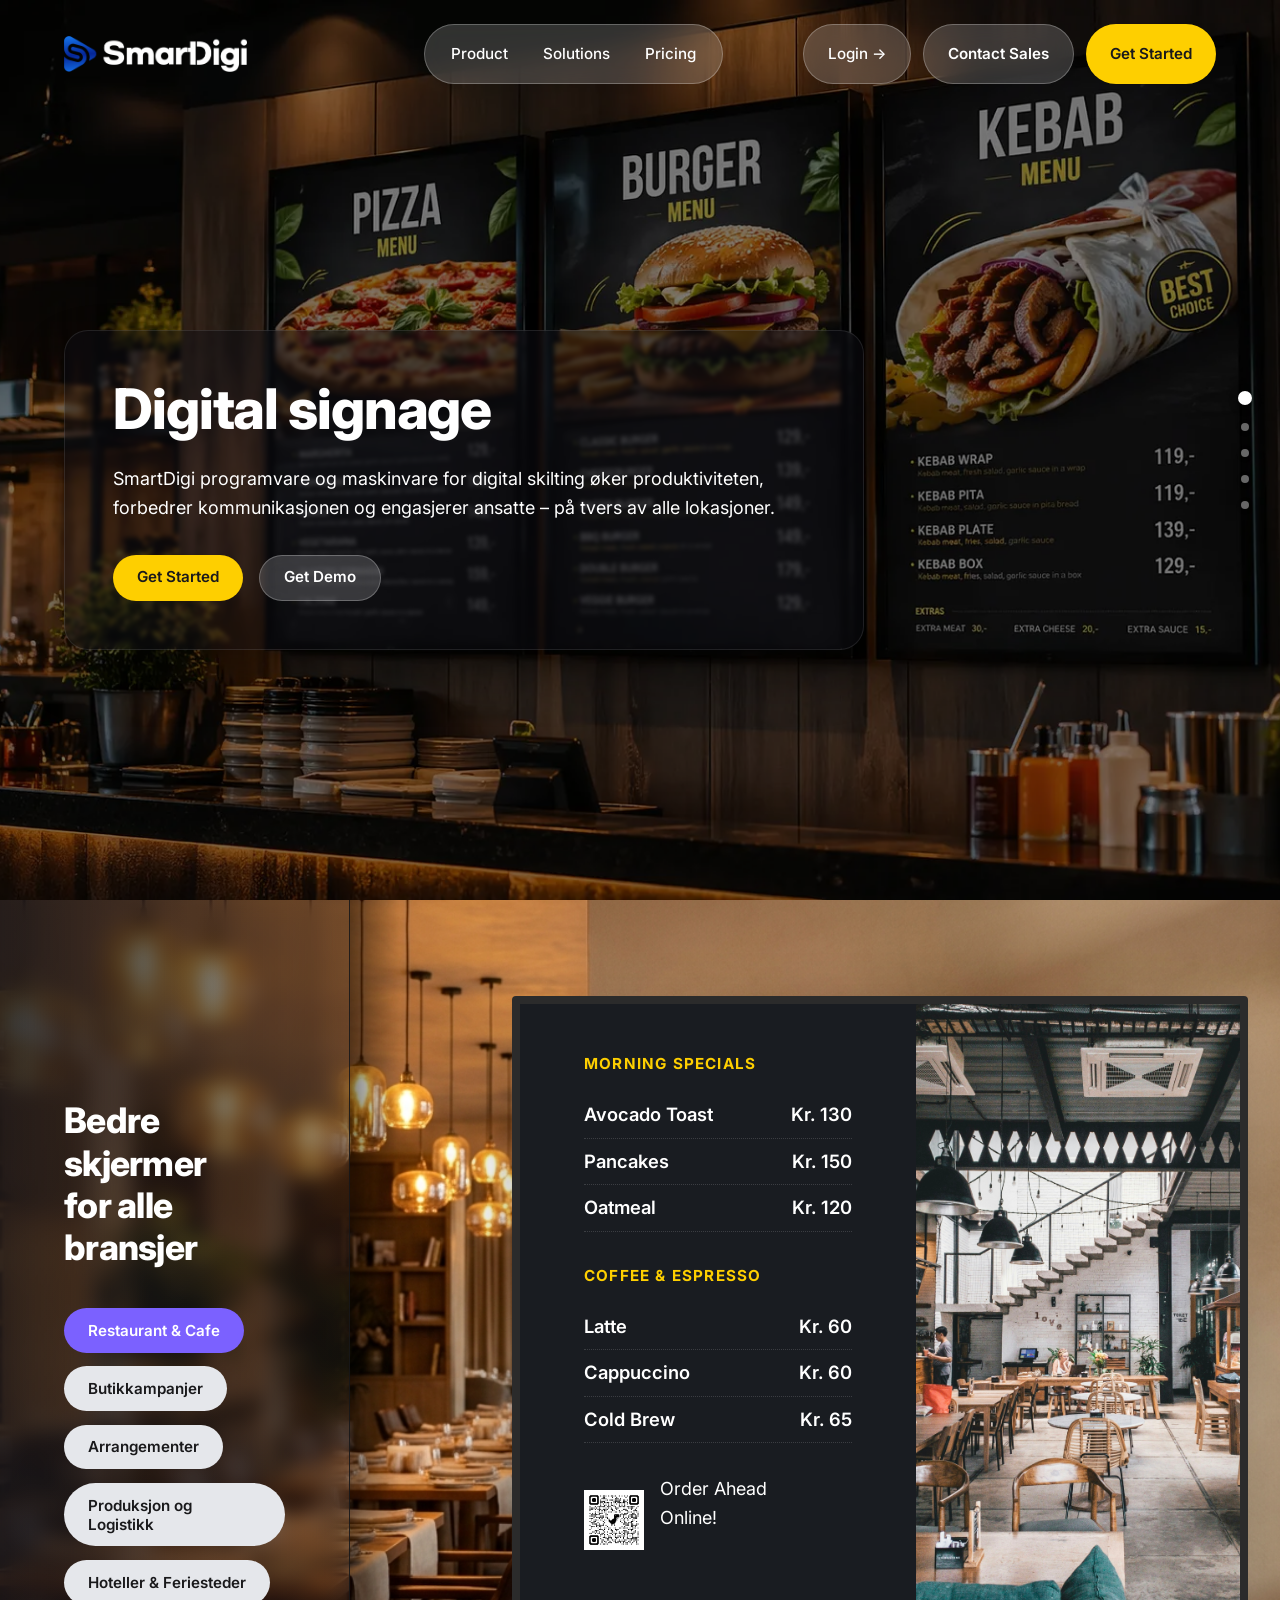
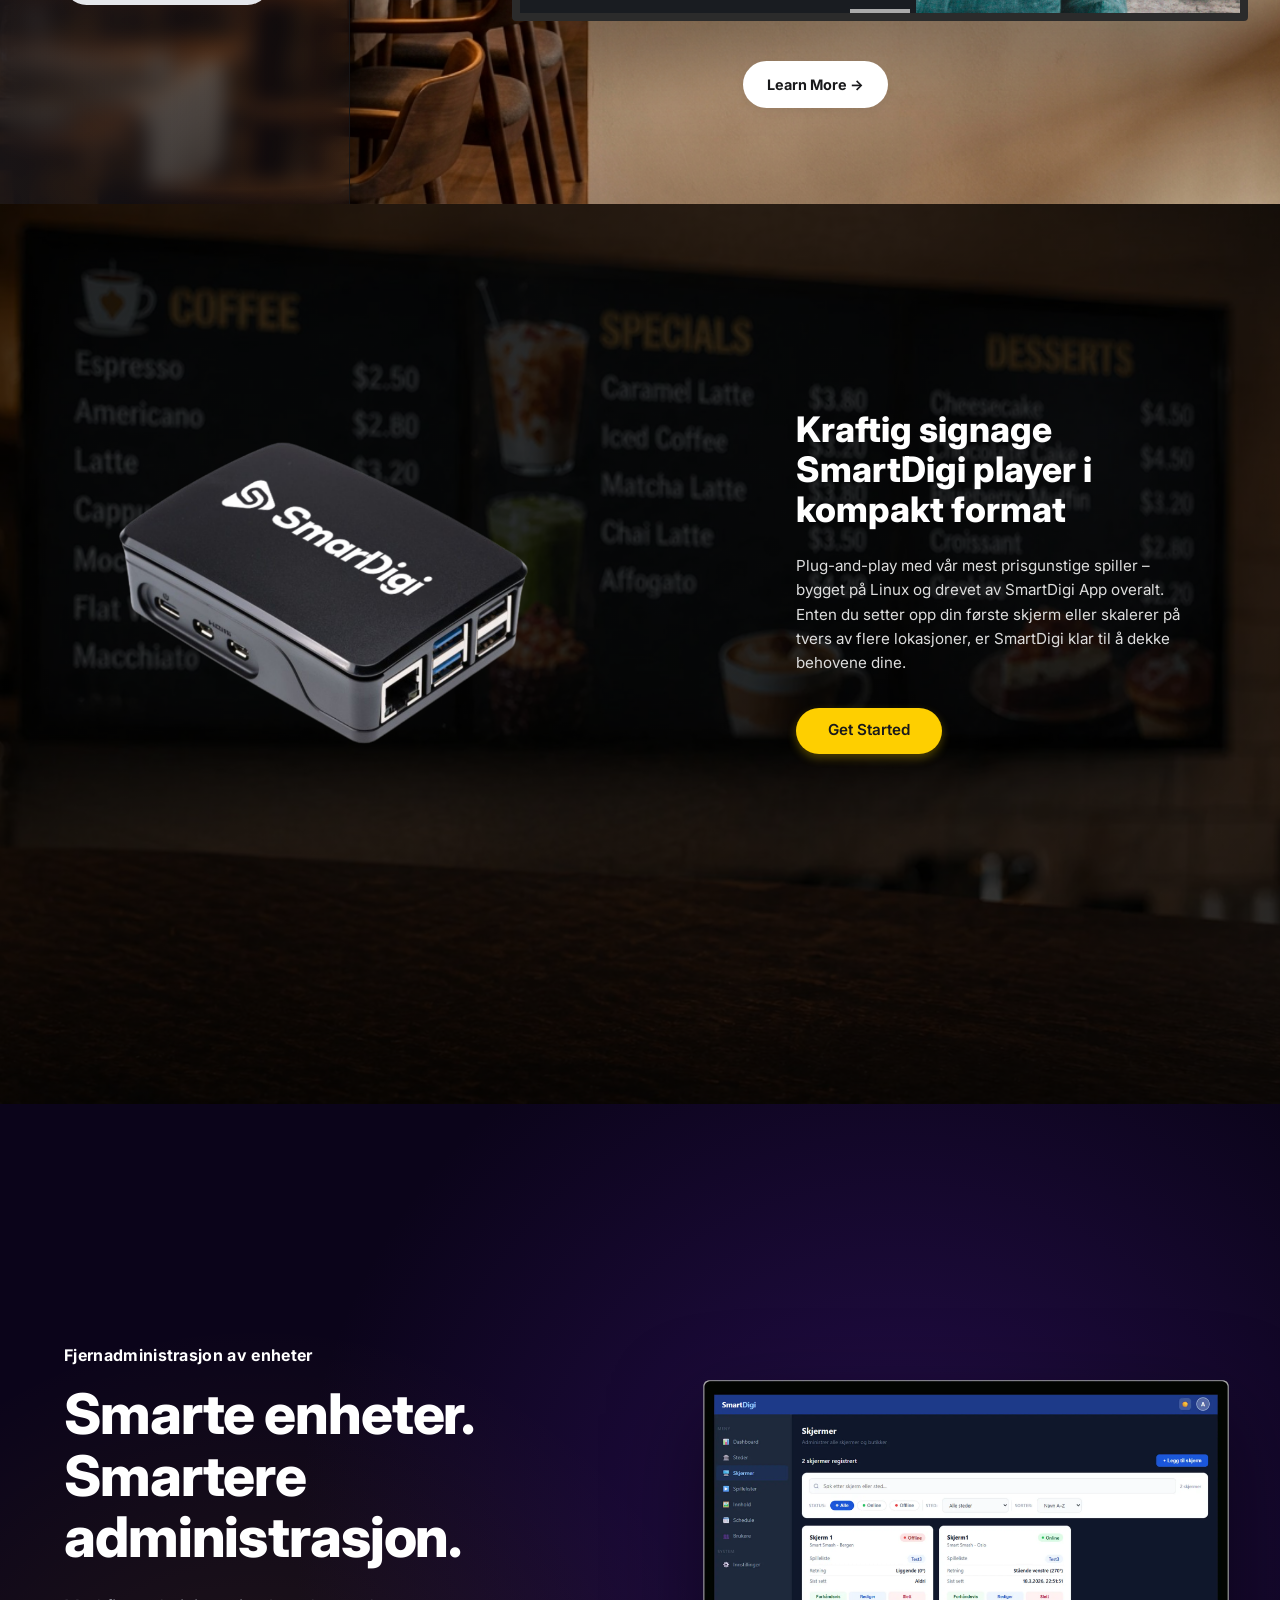
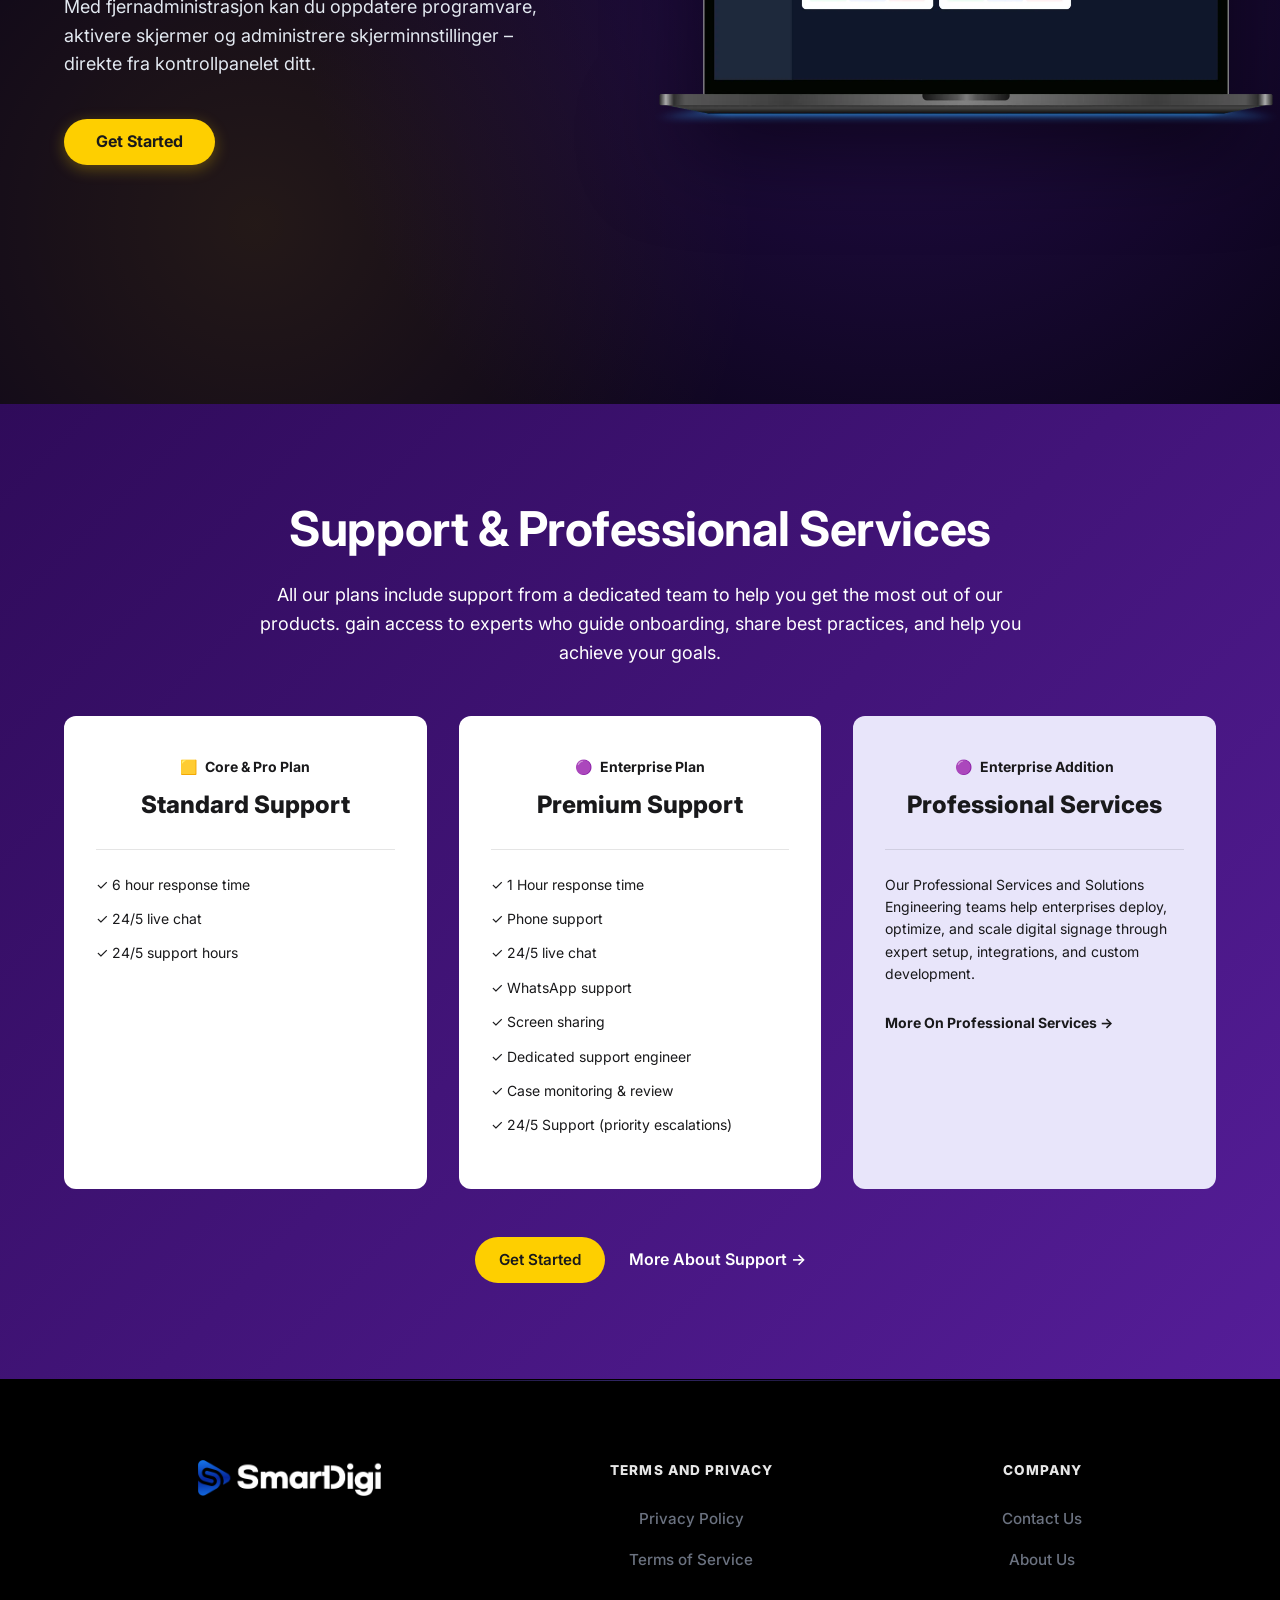
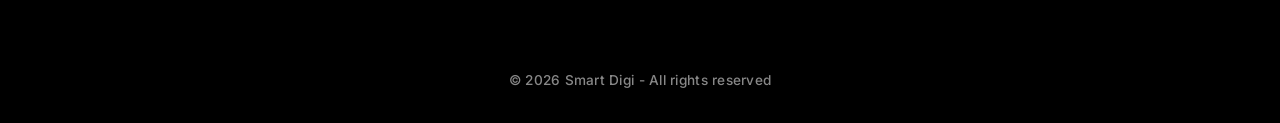
<file: index.html>
<!DOCTYPE html>
<html lang="en">

<head>
    <meta charset="UTF-8">
    <meta name="viewport" content="width=device-width, initial-scale=1.0">
    <title>Smart Digi – Digital Signage Software</title>
    <!-- Modern Typography -->
    <link rel="preconnect" href="https://fonts.googleapis.com">
    <link rel="preconnect" href="https://fonts.gstatic.com" crossorigin>
    <link href="https://fonts.googleapis.com/css2?family=Inter:wght@400;500;600;700;800&display=swap" rel="stylesheet">
    <link rel="stylesheet" href="styles.css">
    <link rel="icon" type="image/png" href="assets/favicon.png">
</head>

<body>

    <!-- Navigation -->
    <nav class="navbar">
        <div class="container">
            <a href="#" class="logo">
                <img src="assets/logo/SmartDigiSign_logo_color.png" alt="Smart Digi" style="height: 36px; width: auto;">
            </a>

            <button class="mobile-menu-btn" aria-label="Toggle menu" id="mobile-menu-btn">
                <span></span>
                <span></span>
                <span></span>
            </button>

            <div class="navbar-menu" id="navbar-menu">
                <ul class="nav-links">
                    <li><a href="#">Product</a></li>
                    <li><a href="#" id="nav-solutions">Solutions</a></li>
                    <li><a href="pricing.html">Pricing</a></li>
                </ul>

                <div class="nav-actions">
                    <a href="#" class="login-pill">Login &rarr;</a>
                    <a href="contact.html" class="btn btn-secondary">Contact Sales</a>
                    <a href="pricing.html" class="btn btn-primary">Get Started</a>
                </div>
            </div>
        </div>
    </nav>

    <!-- Hero Section -->
    <header class="hero slider-section">
        <div class="hero-video-wrap">
            <img src="assets/Top_Image.webp" alt="Hero Background"
                style="width: 100%; height: 100%; object-fit: cover;">
        </div>
        <div class="container" style="position: relative; z-index: 10; width: 100%;">
            <div class="hero-content" style="max-width: 800px;">
                <h1>⁠Digital signage</h1>
                <p>SmartDigi programvare og maskinvare for digital skilting øker produktiviteten, </br>forbedrer
                    kommunikasjonen og engasjerer ansatte – på tvers av alle lokasjoner.</p>
                <div class="hero-cta">
                    <a href="pricing.html" class="btn btn-primary">Get Started</a>
                    <a href="contact.html" class="btn btn-secondary">Get Demo</a>
                </div>
            </div>
        </div>
    </header>



    <!-- Industry Section -->
    <section class="industry-section slider-section" id="industry-section">
        <div class="industry-sidebar">
            <h2>Bedre skjermer<br>for alle bransjer</h2>
            <ul class="industry-list" id="industry-tabs">
                <li><button class="industry-btn active" data-index="0">Restaurant &amp; Cafe</button></li>
                <li><button class="industry-btn" data-index="1">Butikkampanjer</button></li>
                <li><button class="industry-btn" data-index="2">Arrangementer</button></li>
                <li><button class="industry-btn" data-index="3">Produksjon og Logistikk</button></li>
                <li><button class="industry-btn" data-index="4">Hoteller &amp; Feriesteder</button></li>
            </ul>
        </div>
        <div class="industry-main">
            <div class="tv-screen">
                <div class="tv-screen-bezel"></div>
                <div class="tv-content-wrapper" id="tv-content"
                    style="position: relative; width: 100%; height: 100%; transition: opacity 0.4s ease, transform 0.4s ease;">

                    <!-- [0] Restaurant & Cafe (Menu Board) -->
                    <div class="tv-layout" id="tv-layout-0" style="display: flex; height: 100%;">
                        <div class="layout-menu-left">
                            <h4 class="menu-cat">Morning Specials</h4>
                            <ul class="menu-items">
                                <li><span>Avocado Toast</span> <span>Kr. 130</span></li>
                                <li><span>Pancakes</span> <span>Kr. 150</span></li>
                                <li><span>Oatmeal</span> <span>Kr. 120</span></li>
                            </ul>
                            <h4 class="menu-cat">Coffee & Espresso</h4>
                            <ul class="menu-items">
                                <li><span>Latte</span> <span>Kr. 60</span></li>
                                <li><span>Cappuccino</span> <span>Kr. 60</span></li>
                                <li><span>Cold Brew</span> <span>Kr. 65</span></li>
                            </ul>
                            <div class="menu-qr">
                                <img src="assets/qr_code.png" alt="QR Code">
                                <p>Order Ahead<br>Online!</p>
                            </div>
                        </div>
                        <div class="layout-menu-right">
                            <img src="assets/food.jpg" alt="Restaurant menu">
                        </div>
                    </div>

                    <!-- [1] Retail campaigns (Flash Sale) -->
                    <div class="tv-layout" id="tv-layout-1" style="display: none; height: 100%; position: relative;">
                        <img src="assets/retail.jpg" alt="Retail" class="retail-bg">
                        <div class="layout-retail-overlay">
                            <h1 class="flash-subtitle">FLASH SALE</h1>
                            <h2 class="flash-subtitle">50% OFF</h2>
                            <p>Select items. In-store & Online.</p>
                            <div class="flash-qr">
                                <img src="assets/qr_code.png" alt="Scan coupon">
                                <span>Scan for coupon</span>
                            </div>
                        </div>
                    </div>

                    <!-- [2] Arrangementer (Events) -->
                    <div class="tv-layout" id="tv-layout-2"
                        style="display: none; height: 100%; background: #F1F4F9; flex-direction: column;">
                        <div class="event-header">
                            <h3>Annual Tech Summit 2026</h3>
                            <span class="live-clock">10:45 AM</span>
                        </div>
                        <div class="event-body">
                            <div class="event-schedule">
                                <h4 class="schedule-title">Up Next in Hall A</h4>
                                <div class="session">
                                    <span class="time">11:00 AM</span>
                                    <div class="session-info">
                                        <strong>Keynote: Future of AI</strong>
                                    </div>
                                </div>
                                <div class="session">
                                    <span class="time">12:30 PM</span>
                                    <div class="session-info">
                                        <strong>Networking Lunch</strong>
                                        <p>Main Dining Pavilion</p>
                                    </div>
                                </div>
                            </div>
                            <div class="event-qr">
                                <img src="assets/qr_code.png" alt="QR Code">
                                <p>Scan for full<br>agenda list</p>
                            </div>
                        </div>
                    </div>

                    <!-- [3] Produksjon og Logistikk (Safety) -->
                    <div class="tv-layout" id="tv-layout-3" style="display: none; height: 100%;">
                        <div class="safety-left">
                            <img src="assets/workers.jpg" alt="Workers">
                        </div>
                        <div class="safety-right">
                            <h2>Protect Your Head &ndash;<br><span
                                    style="font-weight: 400; font-size: 0.9em; display:block; margin-top:0.5rem; opacity: 0.9;">Always
                                    Wear Your</span><strong style="color: #FFD700;">Hard Hat</strong> on the Job!</h2>
                        </div>
                    </div>

                    <!-- [4] Hoteller & Feriesteder (Resort/Weather) -->
                    <div class="tv-layout" id="tv-layout-4" style="display: none; height: 100%; position: relative;">
                        <img src="assets/resort.jpg" alt="Resort" class="resort-bg">
                        <div class="resort-overlay">
                            <div class="weather-widget">
                                <div class="temp">78&deg; <span class="sun">&#9728;</span></div>
                                <p>Sunny & Clear</p>
                            </div>
                            <div class="welcome-banner">
                                <h2>Welcome to Paradise</h2>
                                <p>Enjoy your stay with us.</p>
                            </div>
                        </div>
                    </div>

                </div>
            </div>

            <a href="#" class="industry-main-btn">Learn More &rarr;</a>


        </div>
    </section>

    <!-- Hardware Section -->
    <section class="hardware-section slider-section" id="hardware-section">

        <div class="container hardware-main">
            <div class="hardware-visual">
                <img id="hw-img" src="assets/smartDigi_box.png" alt="PIXI Player" class="device-img">
                <div id="hw-grid" class="hardware-grid" style="display:none;">
                    <div class="hw-card"><span style="color:#FF9900;font-weight:700;">Amazon signage</span></div>
                    <div class="hw-card"><span style="color:#4285F4;font-weight:700;letter-spacing:-0.5px;"><span
                                style="color:#ea4335">c</span><span style="color:#fbbc05">h</span><span
                                style="color:#34a853">r</span><span style="color:#4285f4">o</span><span
                                style="color:#ea4335">m</span><span style="color:#fbbc05">e</span><span
                                style="color:#555;font-weight:400">OS</span></span></div>
                    <div class="hw-card"><span style="color:#3DDC84;font-weight:800;letter-spacing:-1px;">android</span>
                    </div>
                    <div class="hw-card"><span
                            style="color:#0078D6;font-weight:600;font-family:'Segoe UI',sans-serif;">Windows</span>
                    </div>
                    <div class="hw-card"><span style="color:#333;font-weight:600;">macOS</span></div>
                    <div class="hw-card"><span
                            style="color:#6B429C;font-weight:700;letter-spacing:-0.5px;">BrightSign</span></div>
                    <div class="hw-card soc"><span
                            style="color:#000;font-weight:800;font-size:1.1rem;line-height:1;text-align:center;">SONY<br>BRAVIA</span>
                    </div>
                    <div class="hw-card soc"><span style="color:#E40046;font-weight:300;font-size:1.3rem;">webOS</span>
                    </div>
                    <div class="hw-card soc"><span
                            style="color:#000;font-weight:800;font-size:1.3rem;letter-spacing:-0.5px;">TIZEN</span>
                    </div>
                </div>

            </div>

            <div class="hardware-content">
                <h3 id="hw-title">Kraftig signage<br>SmartDigi player i kompakt format</h3>
                <p id="hw-desc" class="desc">Plug-and-play med vår mest prisgunstige spiller – bygget på Linux og drevet
                    av SmartDigi App overalt. Enten du setter opp din første skjerm eller skalerer på tvers av flere
                    lokasjoner, er SmartDigi klar til å dekke behovene dine.</p>

                <div class="hardware-actions">
                    <a href="#" class="btn btn-primary">Get Started</a>
                </div>
            </div>


        </div>
    </section>

    <!-- RDM Section -->
    <section class="rdm-section slider-section">
        <div class="rdm-background"></div>
        <div class="container rdm-container">
            <div class="rdm-content">
                <h4 class="rdm-subtitle">Fjernadministrasjon av enheter</h4>
                <h2 class="rdm-title">Smarte enheter.<br>Smartere administrasjon.</h2>
                <p class="rdm-desc">Med fjernadministrasjon kan du oppdatere programvare, aktivere skjermer og
                    administrere skjerminnstillinger – direkte fra kontrollpanelet ditt.</p>
                <div class="rdm-actions">
                    <a href="#" class="btn btn-primary">Get Started</a>
                </div>
            </div>
            <div class="rdm-visual">
                <img src="assets/os-scr.webp" alt="Remote Device Management Dashboard">
            </div>
        </div>
    </section>

    <!-- Support Section -->
    <section class="support-section slider-section">
        <div class="container">
            <h2>Support & Professional Services</h2>
            <p class="subtitle">All our plans include support from a dedicated team to help you get the most out of our
                products. gain access to experts who guide onboarding, share best practices, and help you achieve your
                goals.</p>

            <div class="support-cards">
                <!-- Card 1 -->
                <div class="support-card">
                    <h6><span style="color: #FECF00;">🟨</span> Core & Pro Plan</h6>
                    <h3>Standard Support</h3>
                    <ul>
                        <li>✓ 6 hour response time</li>
                        <li>✓ 24/5 live chat</li>
                        <li>✓ 24/5 support hours</li>
                    </ul>
                </div>

                <!-- Card 2 -->
                <div class="support-card">
                    <h6><span style="color: #7b61ff;">🟣</span> Enterprise Plan</h6>
                    <h3>Premium Support</h3>
                    <ul>
                        <li>✓ 1 Hour response time</li>
                        <li>✓ Phone support</li>
                        <li>✓ 24/5 live chat</li>
                        <li>✓ WhatsApp support</li>
                        <li>✓ Screen sharing</li>
                        <li>✓ Dedicated support engineer</li>
                        <li>✓ Case monitoring & review</li>
                        <li>✓ 24/5 Support (priority escalations)</li>
                    </ul>
                </div>

                <!-- Card 3 -->
                <div class="support-card purple-bg">
                    <h6><span style="color: #7b61ff;">🟣</span> Enterprise Addition</h6>
                    <h3>Professional Services</h3>
                    <p class="description">Our Professional Services and Solutions Engineering teams help enterprises
                        deploy, optimize, and scale digital signage through expert setup, integrations, and custom
                        development.</p>
                    <a href="#" class="support-link">More On Professional Services &rarr;</a>
                </div>
            </div>

            <div class="support-actions">
                <a href="#" class="btn btn-primary">Get Started</a>
                <a href="#" style="color: #fff; font-weight: 600;">More About Support &rarr;</a>
            </div>
        </div>
    </section>

    <!-- Scroll Dot Navigation -->
    <div class="scroll-dots" id="scroll-dots">
        <button class="scroll-dot active" data-index="0" aria-label="Section 1" data-label="Home"></button>
        <button class="scroll-dot" data-index="1" aria-label="Section 2" data-label="Industries"></button>
        <button class="scroll-dot" data-index="2" aria-label="Section 3" data-label="Hardware"></button>
        <button class="scroll-dot" data-index="3" aria-label="Section 4" data-label="Remote Device Management"></button>
        <button class="scroll-dot" data-index="4" aria-label="Section 5" data-label="Support"></button>
    </div>

    <!-- Footer -->
    <footer class="footer">
        <div class="container">
            <div class="footer-grid">
                <!-- Column 1: Logo -->
                <div>
                    <a href="#" class="logo" style="margin-bottom: 0.5rem; display: inline-flex;">
                        <img src="assets/logo/SmartDigiSign_logo_color.png" alt="Smart Digi"
                            style="height: 36px; width: auto;">
                    </a>
                </div>

                <!-- Column 2: Terms and Privacy -->
                <div>
                    <h4>Terms and Privacy</h4>
                    <ul>
                        <li><a href="#">Privacy Policy</a></li>
                        <li><a href="#">Terms of Service</a></li>
                    </ul>
                </div>

                <!-- Column 3: Company -->
                <div>
                    <h4>Company</h4>
                    <ul>
                        <li><a href="contact.html">Contact Us</a></li>
                        <li><a href="#">About Us</a></li>
                    </ul>
                </div>
            </div>

            <div class="footer-bottom">
                <p>&copy; 2026 Smart Digi - All rights reserved</p>
            </div>
        </div>
    </footer>

    <!-- Interactive Script -->
    <script>
        const tvData = [
            {
                tag: "MENU HIGHLIGHT",
                title: "Today's Chef Specials:<br>Freshly Prepared<br>Daily",
                desc: "Explore our new seasonal menu full of hearty and healthy options for everyone. Made with locally sourced ingredients.",
                qrText: "View Full<br>Menu<br>Online!",
                img: "assets/food.jpg",
                sidebarBg: "assets/slide_bg/Restaurant_interior_with_202604231006.jpeg"
            },
            {
                tag: "FLASH SALE",
                title: "Weekend Blowout:<br>Up to 50% Off<br>Select Items",
                desc: "Don't miss out on our biggest sale of the season. Available in-store and online while supplies last.",
                qrText: "Scan to<br>get your<br>coupon!",
                img: "assets/retail.jpg",
                sidebarBg: "assets/slide_bg/Clothing_store_interior_202604231007.jpeg"
            },
            {
                tag: "UPCOMING EVENT",
                title: "Annual Tech<br>Summit 2026",
                desc: "Join industry leaders for three days of innovation, networking, and groundbreaking keynotes. Secure your spot today.",
                qrText: "Register<br>Now<br>Here!",
                img: "assets/event.jpg",
                sidebarBg: "assets/slide_bg/Elegant_event_venue_202604231010.jpeg"
            },
            {
                tag: "TRAINING: 14 October, 1-4pm",
                title: "On-Site Learning Lab:<br>Empowering Growth<br>and Excellence",
                desc: "Designed to equip participants with the knowledge, skills, and mindset needed to excel in their roles, contribute meaningfully to their organizations.",
                qrText: "Scan and<br>sign up<br>today!",
                img: "assets/workers.jpg",
                sidebarBg: "assets/slide_bg/Modern_factory_warehouse_202604231012.jpeg"
            },
            {
                tag: "GUEST SERVICES",
                title: "Welcome to<br>Paradise Resort & Spa",
                desc: "Relax and unwind with our award-winning spa treatments and world-class dining experiences designed for ultimate comfort.",
                qrText: "Book Spa<br>Session<br>Today!",
                img: "assets/resort.jpg",
                sidebarBg: "assets/slide_bg/Luxury_hospitality_setting_202604231013.jpeg"
            }
        ];

        document.addEventListener('DOMContentLoaded', () => {
            const buttons = document.querySelectorAll('.industry-btn');

            const tvContent = document.getElementById('tv-content');
            const tvTag = document.getElementById('tv-tag');
            const tvTitle = document.getElementById('tv-title');
            const tvDesc = document.getElementById('tv-desc');
            const tvQrText = document.getElementById('tv-qr-text');
            const tvImg = document.getElementById('tv-img');
            const sidebar = document.querySelector('.industry-sidebar');
            const industryMain = document.querySelector('.industry-main');

            function switchTab(index) {
                // Remove active class
                buttons.forEach(b => b.classList.remove('active'));

                // Add active class
                if (buttons[index]) buttons[index].classList.add('active');

                // Fade out animation
                tvContent.style.opacity = '0';
                tvContent.style.transform = 'scale(0.98)';

                setTimeout(() => {
                    // Hide all layouts
                    document.querySelectorAll('.tv-layout').forEach(l => {
                        l.style.display = 'none';
                    });

                    // Show current layout
                    const curLayout = document.getElementById('tv-layout-' + index);
                    if (curLayout) {
                        if (index === 0 || index === 2 || index === 3) curLayout.style.display = 'flex';
                        else curLayout.style.display = 'block';
                    }

                    const data = tvData[index];
                    const industrySection = document.getElementById('industry-section');
                    if (data && industrySection) {
                        industrySection.style.backgroundImage = `url('${data.sidebarBg}')`;
                    }

                    // Fade in animation
                    tvContent.style.opacity = '1';
                    tvContent.style.transform = 'scale(1)';
                }, 400); // transition duration
            }

            buttons.forEach((btn) => {
                btn.addEventListener('click', () => {
                    const index = parseInt(btn.getAttribute('data-index'));
                    switchTab(index);
                });
            });

            // Hardware Section Logic
            const hwData = [
                {
                    theme: "light",
                    type: "img",
                    price: "$65 - Per device",
                    title: "Powerful signage,<br>SmartDigi player i kompakt format",
                    desc: "Plug and play with our most affordable player - built on Android and powered by Smart Digi everywhere. Whether you're setting up your first screen or scaling across multiple locations, PIXI is ready to support your needs.",
                    linkText: "More About PIXI &rarr;",
                    img: "assets/smartDigi_box.png",
                    showSize: true,
                    hideButton: false
                },
                {
                    theme: "dark",
                    type: "img",
                    price: "$199 - Per device",
                    title: "Secure by design.<br>Built for enterprise.",
                    desc: "Built for performance in demanding environments, Smart Digi everywhere OS delivers top-tier performance at a fraction of the cost. It's up to three times more affordable than comparable enterprise media players.",
                    linkText: "More About Smart Digi everywhere OS &rarr;",
                    img: "assets/os-scr.webp",
                    showSize: false,
                    hideButton: false
                },
                {
                    theme: "light-grey",
                    type: "grid",
                    price: "Already have your own hardware?",
                    title: "We are hardware agnostic",
                    desc: "Smart Digi everywhere works with all major devices, so you can deploy quickly and scale easily. Especially if you already have what you need to get your digital signage up and running.",
                    linkText: "View All Hardware Options &rarr;",
                    showSize: false,
                    hideButton: true
                }
            ];

            const hwButtons = document.querySelectorAll('.hardware-toggles .toggle-btn');
            const hwSection = document.getElementById('hardware-section');
            const hwPrice = document.getElementById('hw-price');
            const hwTitle = document.getElementById('hw-title');
            const hwDesc = document.getElementById('hw-desc');
            const hwLink = document.getElementById('hw-link');
            const hwImg = document.getElementById('hw-img');
            const hwSize = document.getElementById('hw-size');

            function switchHwTab(index) {
                hwButtons.forEach(btn => btn.classList.remove('active'));
                hwButtons[index].classList.add('active');

                const data = hwData[index];
                if (!data) return;

                hwPrice.innerHTML = data.price;
                hwTitle.innerHTML = data.title;
                hwDesc.innerHTML = data.desc;
                hwLink.innerHTML = data.linkText;

                if (data.hideButton) {
                    document.querySelector('.hardware-actions .btn-primary').style.display = 'none';
                } else {
                    document.querySelector('.hardware-actions .btn-primary').style.display = 'inline-block';
                }

                if (data.type === 'grid') {
                    hwImg.style.display = 'none';
                    document.getElementById('hw-grid').style.display = 'grid';
                } else {
                    hwImg.style.display = 'block';
                    document.getElementById('hw-grid').style.display = 'none';
                    hwImg.style.opacity = 0;
                    setTimeout(() => {
                        hwImg.src = data.img;
                        hwImg.style.opacity = 1;
                    }, 200);
                }

                if (data.showSize) {
                    hwSize.style.display = 'flex';
                } else {
                    hwSize.style.display = 'none';
                }

                hwSection.className = 'hardware-section';
                if (data.theme === 'dark') {
                    hwSection.classList.add('dark-theme');
                } else if (data.theme === 'light-grey') {
                    hwSection.classList.add('light-grey-theme');
                }
            }

            hwButtons.forEach((btn, i) => {
                btn.addEventListener('click', () => switchHwTab(i));
            });

            // Mobile Menu Logic
            const mobileBtn = document.getElementById('mobile-menu-btn');
            const navMenu = document.getElementById('navbar-menu');
            if (mobileBtn && navMenu) {
                mobileBtn.addEventListener('click', () => {
                    mobileBtn.classList.toggle('active');
                    navMenu.classList.toggle('active');
                });
            }

            // Solutions nav → scroll to industry section (slide index 1)
            const navSolutions = document.getElementById('nav-solutions');
            if (navSolutions) {
                navSolutions.addEventListener('click', (e) => {
                    e.preventDefault();
                    const industrySection = document.getElementById('industry-section');
                    if (industrySection) {
                        const top = industrySection.getBoundingClientRect().top + window.scrollY;
                        window.scrollTo({ top, behavior: 'smooth' });
                    }
                });
            }

        });
    </script>

    <!-- Fullpage Scroll Engine -->
    <script>
        (function () {
            var sections = Array.from(document.querySelectorAll('.slider-section'));
            var footer = document.querySelector('.footer');
            var dotsEl = document.getElementById('scroll-dots');
            var dotBtns = dotsEl ? Array.from(dotsEl.querySelectorAll('.scroll-dot')) : [];
            if (!sections.length) return;

            var currentIndex = 0;
            var isAnimating = false;
            var snapMode = true;
            var THROTTLE = 800;

            // ── dot helpers ───────────────────────────────────────
            function updateDots(index) {
                dotBtns.forEach(function (d, i) {
                    d.classList.toggle('active', i === index);
                });
            }

            function showDots() {
                if (dotsEl) dotsEl.classList.remove('hidden');
            }

            function hideDots() {
                if (dotsEl) dotsEl.classList.add('hidden');
            }

            // dot click → jump to section
            dotBtns.forEach(function (btn) {
                btn.addEventListener('click', function () {
                    var idx = parseInt(btn.getAttribute('data-index'));
                    if (!isNaN(idx)) {
                        snapMode = true;
                        showDots();
                        scrollToSection(idx);
                    }
                });
            });

            // ── scroll helpers ────────────────────────────────────
            function getSectionTop(index) {
                return sections[index].getBoundingClientRect().top + window.scrollY;
            }

            function scrollToSection(index) {
                if (isAnimating) return;
                isAnimating = true;
                currentIndex = index;
                updateDots(index);
                window.scrollTo({ top: getSectionTop(index), behavior: 'smooth' });
                setTimeout(function () { isAnimating = false; }, THROTTLE);
            }

            function enterFooter() {
                if (isAnimating) return;
                snapMode = false;
                isAnimating = true;
                hideDots();
                var footerTop = footer.getBoundingClientRect().top + window.scrollY;
                window.scrollTo({ top: footerTop, behavior: 'smooth' });
                setTimeout(function () { isAnimating = false; }, THROTTLE);
            }

            function backToLastSection() {
                snapMode = true;
                showDots();
                scrollToSection(sections.length - 1);
            }

            // ── Mouse Wheel ───────────────────────────────────────
            document.addEventListener('wheel', function (e) {
                if (!snapMode) {
                    var footerTop = footer.getBoundingClientRect().top + window.scrollY;
                    if (e.deltaY < 0 && window.scrollY <= footerTop + 5) {
                        e.preventDefault();
                        if (!isAnimating) backToLastSection();
                    }
                    return;
                }
                e.preventDefault();
                if (isAnimating) return;
                if (e.deltaY > 0) {
                    if (currentIndex < sections.length - 1) scrollToSection(currentIndex + 1);
                    else enterFooter();
                } else {
                    if (currentIndex > 0) scrollToSection(currentIndex - 1);
                }
            }, { passive: false });

            // ── Keyboard ──────────────────────────────────────────
            document.addEventListener('keydown', function (e) {
                var down = e.key === 'ArrowDown' || e.key === 'PageDown';
                var up = e.key === 'ArrowUp' || e.key === 'PageUp';
                if (!down && !up) return;
                if (!snapMode) {
                    var footerTop = footer.getBoundingClientRect().top + window.scrollY;
                    if (up && window.scrollY <= footerTop + 5) {
                        e.preventDefault();
                        if (!isAnimating) backToLastSection();
                    }
                    return;
                }
                e.preventDefault();
                if (isAnimating) return;
                if (down) {
                    if (currentIndex < sections.length - 1) scrollToSection(currentIndex + 1);
                    else enterFooter();
                } else {
                    if (currentIndex > 0) scrollToSection(currentIndex - 1);
                }
            });

            // ── Touch ─────────────────────────────────────────────
            var touchStartY = 0;
            document.addEventListener('touchstart', function (e) {
                touchStartY = e.touches[0].clientY;
            }, { passive: true });

            document.addEventListener('touchend', function (e) {
                var delta = touchStartY - e.changedTouches[0].clientY;
                if (Math.abs(delta) < 40) return;
                if (!snapMode) {
                    var footerTop = footer.getBoundingClientRect().top + window.scrollY;
                    if (delta < 0 && window.scrollY <= footerTop + 5) {
                        if (!isAnimating) backToLastSection();
                    }
                    return;
                }
                if (isAnimating) return;
                if (delta > 0) {
                    if (currentIndex < sections.length - 1) scrollToSection(currentIndex + 1);
                    else enterFooter();
                } else {
                    if (currentIndex > 0) scrollToSection(currentIndex - 1);
                }
            }, { passive: true });

            // ── Init ──────────────────────────────────────────────
            window.scrollTo({ top: 0 });
            updateDots(0);
        })();
    </script>
</body>

</html>
</file>
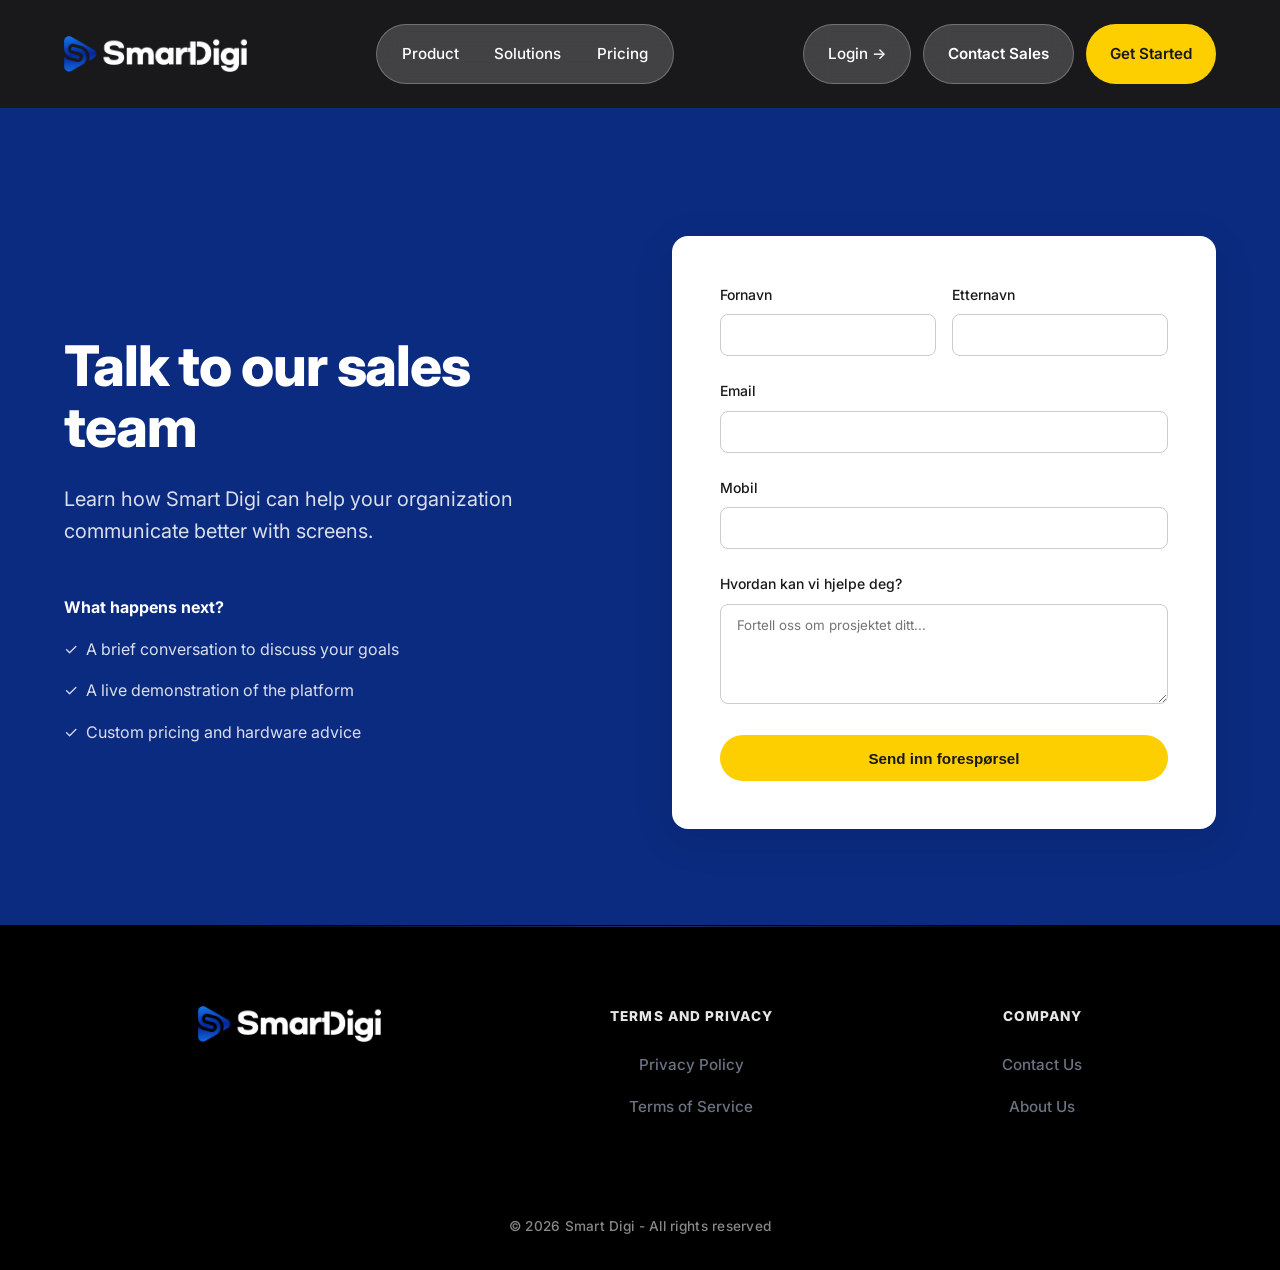
<file: contact.html>
<!DOCTYPE html>
<html lang="en">
<head>
    <meta charset="UTF-8">
    <meta name="viewport" content="width=device-width, initial-scale=1.0">
    <title>Contact Sales – Smart Digi</title>
    <link href="https://fonts.googleapis.com/css2?family=Inter:wght@400;500;600;700;800&display=swap" rel="stylesheet">
    <link rel="stylesheet" href="styles.css">
    <style>
        .contact-section { padding-top: 8rem; }
        .form-card {
            background: #fff;
            padding: 3rem;
            border-radius: 16px;
            box-shadow: 0 10px 40px rgba(0,0,0,0.1);
            color: var(--text-dark);
        }
        .form-group { text-align: left; margin-bottom: 1.5rem; }
        .form-group label { display: block; font-weight: 500; font-size: 0.875rem; margin-bottom: 0.5rem; }
        .form-group input, .form-group select, .form-group textarea { width: 100%; padding: 0.75rem 1rem; border: 1px solid #ccc; border-radius: 8px; font-family: inherit; }
        .form-group textarea { resize: vertical; min-height: 100px; }
        .form-group input:focus, .form-group select:focus, .form-group textarea:focus { border-color: var(--primary-color); outline: none; }
    </style>
    <link rel="icon" type="image/png" href="assets/favicon.png">
</head>
<body>

    <!-- Navigation -->
    <nav class="navbar" style="background: var(--text-dark); position: relative;">
        <div class="container">
            <a href="index.html" class="logo">
                <img src="assets/logo/SmartDigiSign_logo_color.png" alt="Smart Digi" style="height: 36px; width: auto;">
            </a>
            
            <ul class="nav-links">
                <li><a href="index.html">Product</a></li>
                <li><a href="index.html">Solutions</a></li>
                <li><a href="pricing.html">Pricing</a></li>
            </ul>

            <div class="nav-actions">
                <a href="login.html" class="login-pill">Login &rarr;</a>
                <a href="contact.html" class="btn btn-secondary">Contact Sales</a>
                <a href="pricing.html" class="btn btn-primary">Get Started</a>
            </div>
        </div>
    </nav>

    <!-- Contact Section -->
    <section class="section contact-section" style="background-color: #0b2b80; color: #ffffff;">
        <div class="container">
            <div class="grid-2">
                <div class="contact-text" style="padding-top: 2rem;">
                    <h1 style="color: #ffffff;">Talk to our sales team</h1>
                    <p style="color: rgba(255,255,255,0.85); font-size: 1.25rem;">Learn how Smart Digi can help your organization communicate better with screens.</p>
                    
                    <div style="margin-top: 3rem;">
                        <h4 style="margin-bottom: 1rem; color: #ffffff;">What happens next?</h4>
                        <ul style="list-style: none; color: rgba(255,255,255,0.85);">
                            <li style="margin-bottom: 1rem; display: flex; gap: 0.5rem;"><span>&#10003;</span> A brief conversation to discuss your goals</li>
                            <li style="margin-bottom: 1rem; display: flex; gap: 0.5rem;"><span>&#10003;</span> A live demonstration of the platform</li>
                            <li style="margin-bottom: 1rem; display: flex; gap: 0.5rem;"><span>&#10003;</span> Custom pricing and hardware advice</li>
                        </ul>
                    </div>
                </div>

                <div class="form-card">
                    <div style="display: grid; grid-template-columns: 1fr 1fr; gap: 1rem;">
                        <div class="form-group">
                            <label>Fornavn</label>
                            <input type="text">
                        </div>
                        <div class="form-group">
                            <label>Etternavn</label>
                            <input type="text">
                        </div>
                    </div>
                    
                    <div class="form-group">
                        <label>Email</label>
                        <input type="email">
                    </div>
                    
                    <div class="form-group">
                        <label>Mobil</label>
                        <input type="tel">
                    </div>

                    <div class="form-group">
                        <label>Hvordan kan vi hjelpe deg?</label>
                        <textarea placeholder="Fortell oss om prosjektet ditt..."></textarea>
                    </div>

                    <button class="btn btn-primary" style="width: 100%;">Send inn forespørsel</button>
                </div>
            </div>
        </div>
    </section>

    <!-- Footer -->
    <footer class="footer">
        <div class="container">
            <div class="footer-grid">
                <!-- Column 1: Logo -->
                <div>
                    <a href="index.html" class="logo" style="margin-bottom: 0.5rem; display: inline-flex;">
                        <img src="assets/logo/SmartDigiSign_logo_color.png" alt="Smart Digi" style="height: 36px; width: auto;">
                    </a>
                </div>

                <!-- Column 2: Terms and Privacy -->
                <div>
                    <h4>Terms and Privacy</h4>
                    <ul>
                        <li><a href="#">Privacy Policy</a></li>
                        <li><a href="#">Terms of Service</a></li>
                    </ul>
                </div>

                <!-- Column 3: Company -->
                <div>
                    <h4>Company</h4>
                    <ul>
                        <li><a href="contact.html">Contact Us</a></li>
                        <li><a href="#">About Us</a></li>
                    </ul>
                </div>
            </div>

            <div class="footer-bottom">
                <p>&copy; 2026 Smart Digi - All rights reserved</p>
            </div>
        </div>
    </footer>

</body>
</html>
</file>
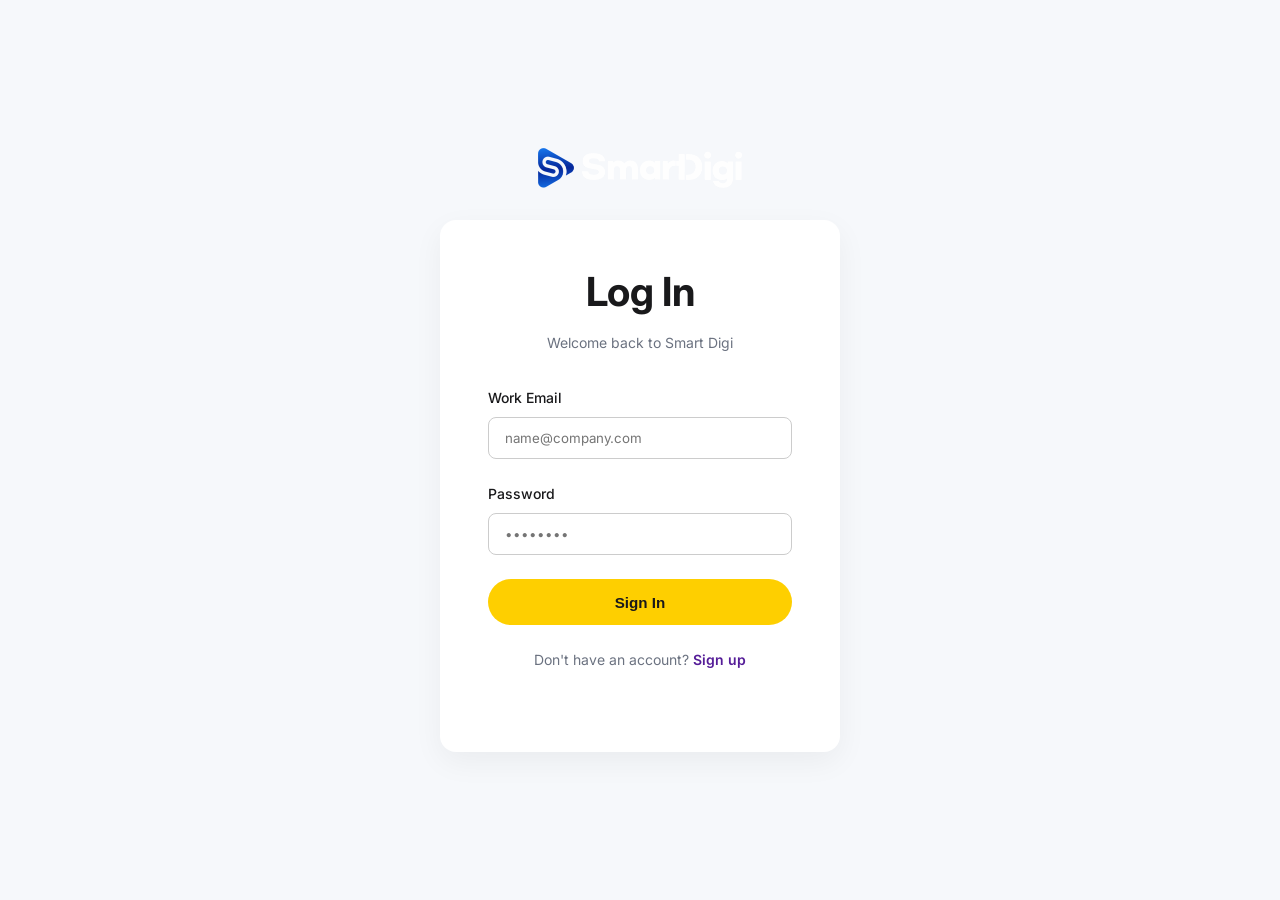
<file: login.html>
<!DOCTYPE html>
<html lang="en">
<head>
    <meta charset="UTF-8">
    <meta name="viewport" content="width=device-width, initial-scale=1.0">
    <title>Login – Smart Digi</title>
    <link href="https://fonts.googleapis.com/css2?family=Inter:wght@400;500;600;700;800&display=swap" rel="stylesheet">
    <link rel="stylesheet" href="styles.css">
    <style>
        body { background: var(--bg-light); display: flex; align-items: center; justify-content: center; min-height: 100vh; flex-direction: column; }
        .auth-card {
            background: #fff;
            padding: 3rem;
            border-radius: 16px;
            box-shadow: 0 10px 30px rgba(0,0,0,0.05);
            width: 100%;
            max-width: 400px;
            text-align: center;
        }
        .form-group { text-align: left; margin-bottom: 1.5rem; }
        .form-group label { display: block; font-weight: 500; font-size: 0.875rem; margin-bottom: 0.5rem; }
        .form-group input { width: 100%; padding: 0.75rem 1rem; border: 1px solid #ccc; border-radius: 8px; font-family: inherit; }
        .form-group input:focus { border-color: var(--primary-color); outline: none; }
    </style>
    <link rel="icon" type="image/png" href="assets/favicon.png">
</head>
<body>

    <a href="index.html" class="logo" style="color: var(--text-dark); margin-bottom: 2rem;">
        <img src="assets/logo/SmartDigiSign_logo_color.png" alt="Smart Digi" style="height: 40px; width: auto;">
    </a>

    <div class="auth-card">
        <h2>Log In</h2>
        <p style="color: var(--text-muted); font-size: 0.875rem; margin-bottom: 2rem;">Welcome back to Smart Digi</p>
        
        <div class="form-group">
            <label>Work Email</label>
            <input type="email" placeholder="name@company.com">
        </div>
        <div class="form-group">
            <label>Password</label>
            <input type="password" placeholder="••••••••">
        </div>
        
        <button class="btn btn-primary" style="width: 100%;">Sign In</button>
        
        <p style="margin-top: 1.5rem; font-size: 0.875rem; color: var(--text-muted);">
            Don't have an account? <a href="pricing.html" style="color: var(--primary-color); font-weight: 600;">Sign up</a>
        </p>
    </div>

</body>
</html>
</file>
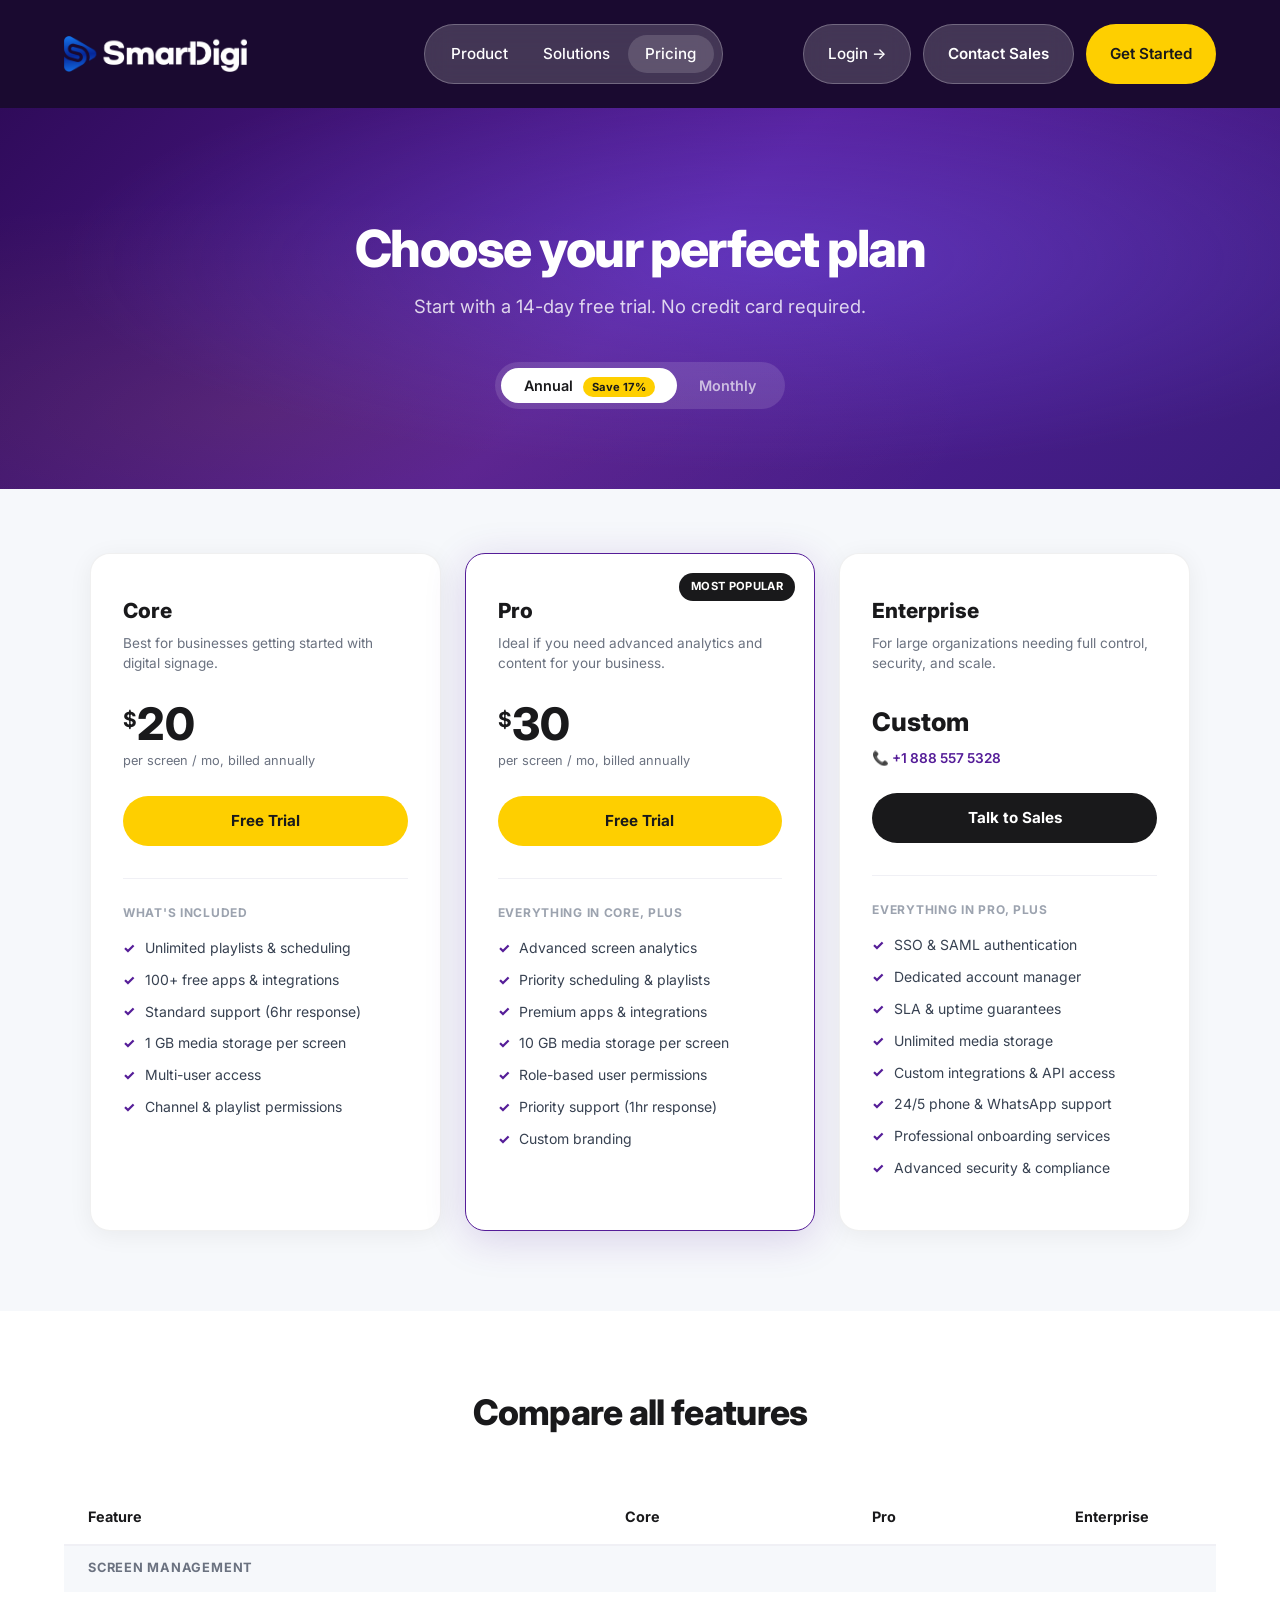
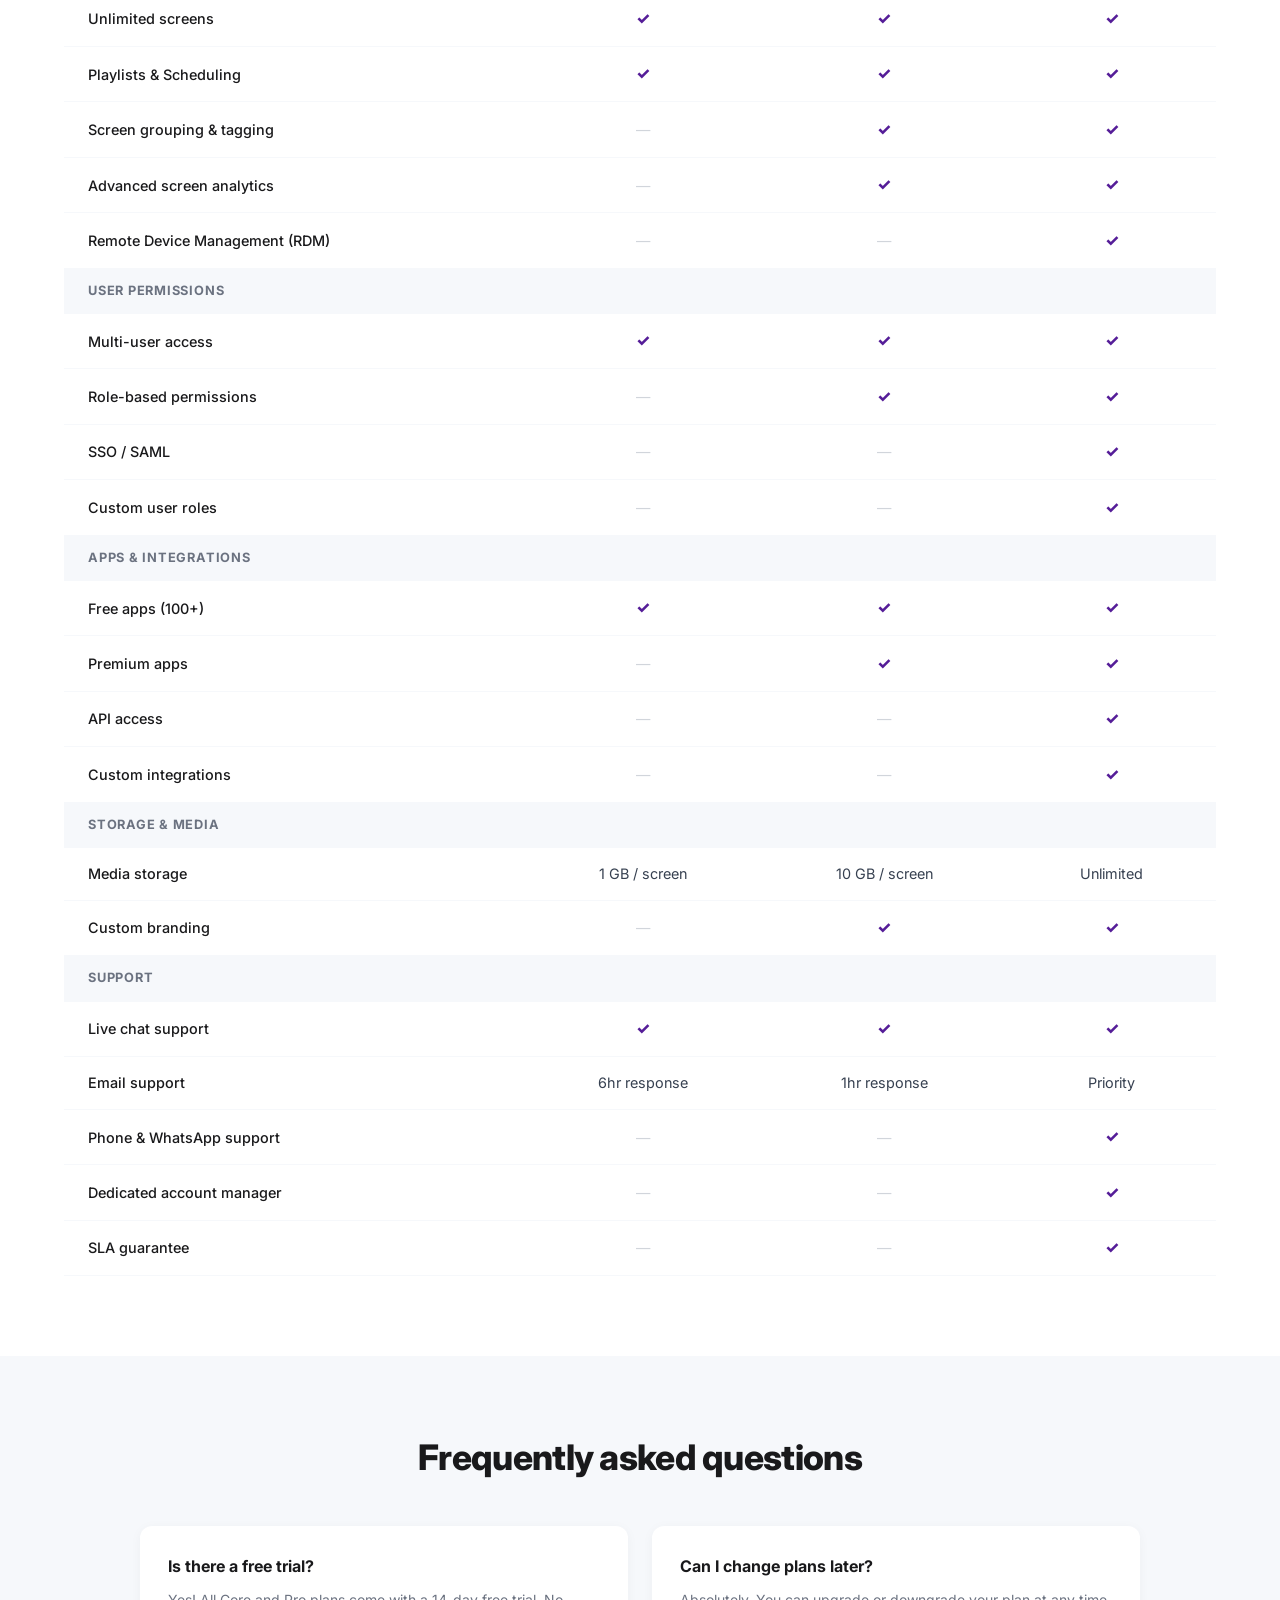
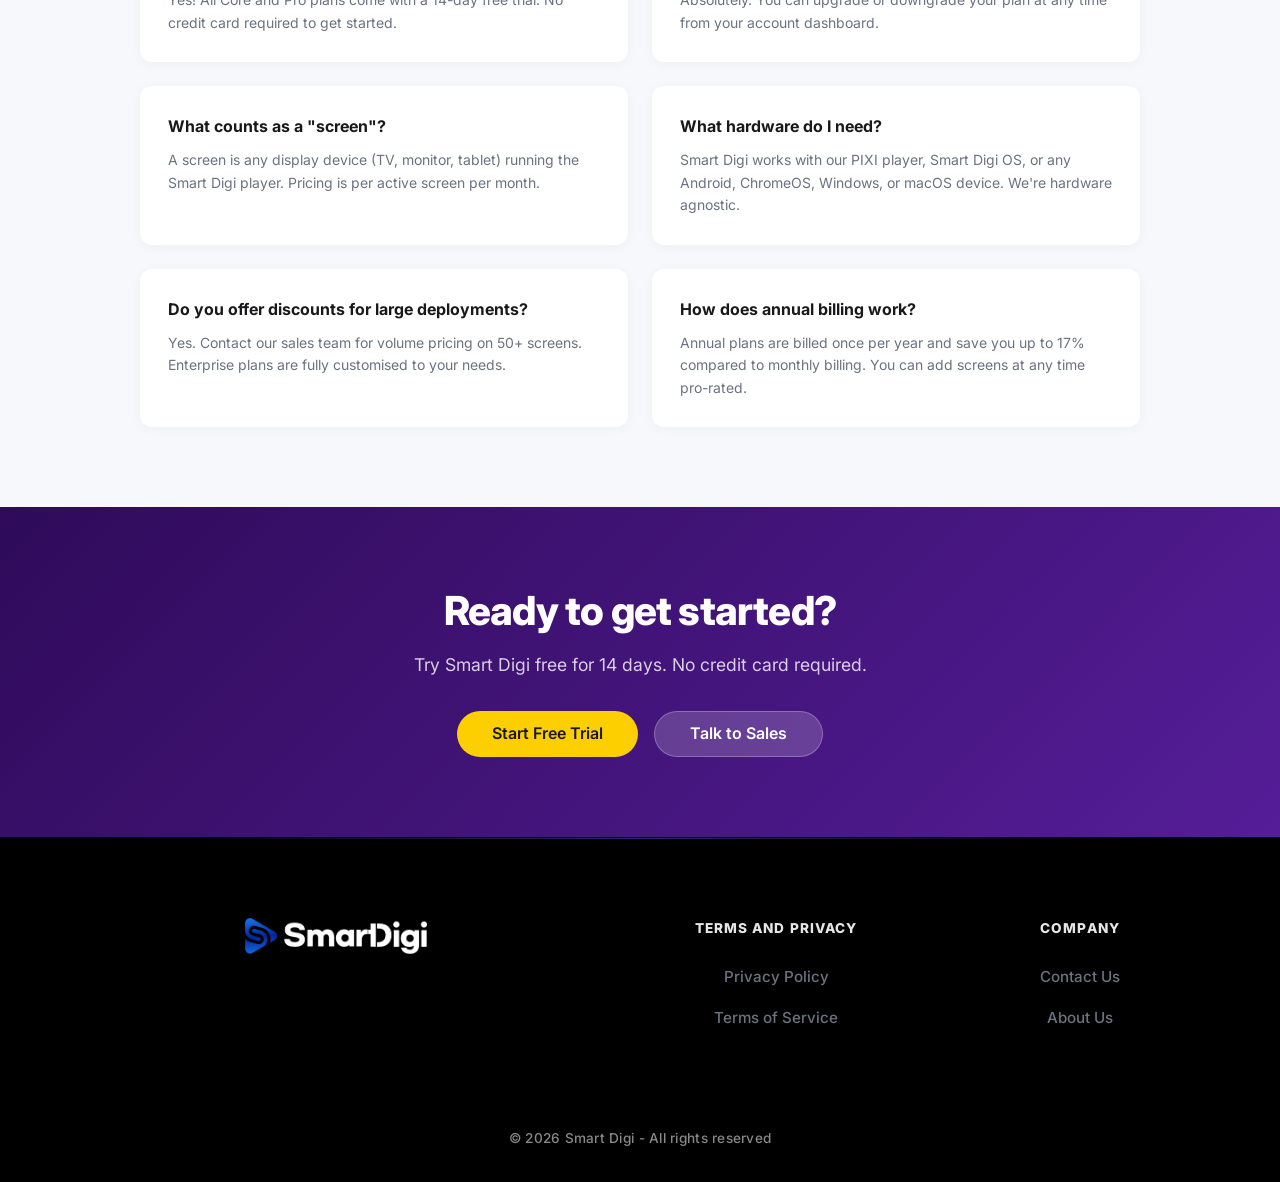
<file: pricing.html>
<!DOCTYPE html>
<html lang="en">
<head>
    <meta charset="UTF-8">
    <meta name="viewport" content="width=device-width, initial-scale=1.0">
    <title>Pricing – Smart Digi Digital Signage</title>
    <meta name="description" content="Simple, transparent pricing for Smart Digi digital signage software. Choose from Core, Pro, or Enterprise plans.">
    <link rel="preconnect" href="https://fonts.googleapis.com">
    <link rel="preconnect" href="https://fonts.gstatic.com" crossorigin>
    <link href="https://fonts.googleapis.com/css2?family=Inter:wght@400;500;600;700;800&display=swap" rel="stylesheet">
    <link rel="stylesheet" href="styles.css">
    <link rel="icon" type="image/png" href="assets/favicon.png">
    <style>
        /* ── Pricing Page Styles ───────────────────────────── */

        /* Hero */
        .pricing-hero {
            background: linear-gradient(135deg, #2F0B5A 0%, #551D98 50%, #3B1C7C 100%);
            padding: 7rem 0 5rem;
            text-align: center;
            color: #fff;
            position: relative;
            overflow: hidden;
        }
        .pricing-hero::before {
            content: '';
            position: absolute;
            inset: 0;
            background: radial-gradient(ellipse at 60% 40%, rgba(123,97,255,0.35) 0%, transparent 65%),
                        radial-gradient(ellipse at 20% 80%, rgba(254,207,0,0.08) 0%, transparent 50%);
            pointer-events: none;
        }
        .pricing-hero h1 {
            font-size: 3.2rem;
            font-weight: 800;
            letter-spacing: -0.03em;
            margin-bottom: 1rem;
            position: relative;
        }
        .pricing-hero p {
            font-size: 1.15rem;
            color: rgba(255,255,255,0.8);
            margin-bottom: 2.5rem;
            position: relative;
        }

        /* Billing Toggle */
        .billing-toggle-wrap {
            display: inline-flex;
            align-items: center;
            background: rgba(255,255,255,0.12);
            border-radius: 50px;
            padding: 0.4rem;
            gap: 0;
            position: relative;
        }
        .billing-btn {
            background: none;
            border: none;
            color: rgba(255,255,255,0.65);
            font-family: inherit;
            font-size: 0.9rem;
            font-weight: 600;
            padding: 0.55rem 1.4rem;
            border-radius: 50px;
            cursor: pointer;
            transition: all 0.3s ease;
        }
        .billing-btn.active {
            background: #fff;
            color: #19191B;
        }
        .billing-save-badge {
            background: #FECF00;
            color: #19191B;
            font-size: 0.7rem;
            font-weight: 700;
            padding: 0.2rem 0.55rem;
            border-radius: 50px;
            margin-left: 0.4rem;
        }

        /* Pricing Cards Section */
        .pricing-cards-section {
            background: #F6F8FB;
            padding: 4rem 0 5rem;
        }
        .pricing-cards-grid {
            display: grid;
            grid-template-columns: repeat(3, 1fr);
            gap: 1.5rem;
            align-items: stretch;
            max-width: 1100px;
            margin: 0 auto;
        }
        .pricing-card {
            background: #fff;
            border-radius: 20px;
            padding: 2.5rem 2rem;
            box-shadow: 0 4px 24px rgba(0,0,0,0.06);
            border: 1.5px solid rgba(0,0,0,0.06);
            display: flex;
            flex-direction: column;
            position: relative;
            transition: transform 0.3s ease, box-shadow 0.3s ease;
        }
        .pricing-card:hover {
            transform: translateY(-4px);
            box-shadow: 0 12px 40px rgba(0,0,0,0.1);
        }
        .pricing-card.featured {
            border-color: #551D98;
            box-shadow: 0 8px 40px rgba(85,29,152,0.18);
        }
        .popular-badge {
            position: absolute;
            top: 1.2rem;
            right: 1.2rem;
            background: #19191B;
            color: #fff;
            font-size: 0.7rem;
            font-weight: 700;
            padding: 0.3rem 0.75rem;
            border-radius: 50px;
            letter-spacing: 0.03em;
            text-transform: uppercase;
        }
        .plan-name {
            font-size: 1.3rem;
            font-weight: 800;
            color: #19191B;
            margin-bottom: 0.35rem;
        }
        .plan-desc {
            font-size: 0.85rem;
            color: #6B7280;
            line-height: 1.5;
            margin-bottom: 1.75rem;
        }
        .plan-price {
            font-size: 2.8rem;
            font-weight: 800;
            color: #19191B;
            line-height: 1;
            margin-bottom: 0.3rem;
        }
        .plan-price sup {
            font-size: 1.3rem;
            font-weight: 700;
            vertical-align: top;
            margin-top: 0.5rem;
            display: inline-block;
        }
        .plan-price-note {
            font-size: 0.8rem;
            color: #6B7280;
            margin-bottom: 1.5rem;
        }
        .plan-price-alt {
            font-size: 1.6rem;
            font-weight: 800;
            color: #19191B;
            margin-bottom: 0.3rem;
        }
        .plan-contact {
            font-size: 0.85rem;
            color: #551D98;
            font-weight: 600;
            margin-bottom: 1.5rem;
        }
        .card-cta {
            display: block;
            width: 100%;
            padding: 0.8rem 1rem;
            border-radius: 50px;
            font-weight: 700;
            font-size: 0.95rem;
            text-align: center;
            cursor: pointer;
            border: none;
            transition: all 0.3s ease;
            margin-bottom: 2rem;
        }
        .card-cta.yellow {
            background: #FECF00;
            color: #19191B;
        }
        .card-cta.yellow:hover { background: #E5BA00; transform: translateY(-2px); }
        .card-cta.dark {
            background: #19191B;
            color: #fff;
        }
        .card-cta.dark:hover { background: #333; transform: translateY(-2px); }

        .card-divider {
            border: none;
            border-top: 1px solid #F0F0F5;
            margin-bottom: 1.5rem;
        }
        .card-includes-label {
            font-size: 0.75rem;
            font-weight: 700;
            color: #9CA3AF;
            text-transform: uppercase;
            letter-spacing: 0.06em;
            margin-bottom: 1rem;
        }
        .card-features {
            list-style: none;
            padding: 0;
            margin: 0;
            flex: 1;
        }
        .card-features li {
            display: flex;
            align-items: flex-start;
            gap: 0.6rem;
            font-size: 0.875rem;
            color: #374151;
            margin-bottom: 0.75rem;
            line-height: 1.4;
        }
        .card-features li::before {
            content: '✓';
            color: #551D98;
            font-weight: 800;
            font-size: 0.85rem;
            flex-shrink: 0;
            margin-top: 0.05rem;
        }

        /* Feature Comparison */
        .compare-section {
            background: #fff;
            padding: 5rem 0;
        }
        .compare-section h2 {
            text-align: center;
            font-size: 2.2rem;
            font-weight: 800;
            margin-bottom: 3.5rem;
            letter-spacing: -0.02em;
        }
        .compare-table {
            width: 100%;
            border-collapse: collapse;
            font-size: 0.9rem;
        }
        .compare-table th {
            padding: 1rem 1.5rem;
            text-align: center;
            font-weight: 700;
            color: #19191B;
            border-bottom: 2px solid #F0F0F5;
        }
        .compare-table th:first-child { text-align: left; }
        .compare-table td {
            padding: 0.9rem 1.5rem;
            text-align: center;
            border-bottom: 1px solid #F6F8FB;
            color: #374151;
        }
        .compare-table td:first-child {
            text-align: left;
            font-weight: 500;
            color: #19191B;
        }
        .compare-table tr:hover td { background: #FAFBFF; }
        .compare-table .section-header td {
            background: #F6F8FB;
            font-weight: 700;
            font-size: 0.8rem;
            text-transform: uppercase;
            letter-spacing: 0.06em;
            color: #6B7280;
            padding: 0.75rem 1.5rem;
        }
        .check { color: #551D98; font-weight: 800; font-size: 1rem; }
        .dash { color: #D1D5DB; font-weight: 400; }

        /* FAQ */
        .faq-section {
            background: #F6F8FB;
            padding: 5rem 0;
        }
        .faq-section h2 {
            text-align: center;
            font-size: 2.2rem;
            font-weight: 800;
            margin-bottom: 3rem;
            letter-spacing: -0.02em;
        }
        .faq-grid {
            display: grid;
            grid-template-columns: 1fr 1fr;
            gap: 1.5rem;
            max-width: 1000px;
            margin: 0 auto;
        }
        .faq-item {
            background: #fff;
            border-radius: 12px;
            padding: 1.75rem;
            box-shadow: 0 2px 12px rgba(0,0,0,0.04);
        }
        .faq-item h4 {
            font-size: 1rem;
            font-weight: 700;
            margin-bottom: 0.6rem;
            color: #19191B;
        }
        .faq-item p {
            font-size: 0.875rem;
            color: #6B7280;
            line-height: 1.6;
            margin: 0;
        }

        /* CTA Banner */
        .cta-banner {
            background: linear-gradient(135deg, #2F0B5A 0%, #551D98 100%);
            padding: 5rem 0;
            text-align: center;
            color: #fff;
        }
        .cta-banner h2 {
            font-size: 2.5rem;
            font-weight: 800;
            margin-bottom: 1rem;
            letter-spacing: -0.02em;
        }
        .cta-banner p {
            font-size: 1.1rem;
            color: rgba(255,255,255,0.8);
            margin-bottom: 2rem;
        }
        .cta-banner-btns {
            display: flex;
            justify-content: center;
            gap: 1rem;
        }

        /* Footer (same as index) */
        .footer-grid {
            display: grid;
            grid-template-columns: 2fr 1fr 1fr;
            gap: 2rem;
        }

        @media (max-width: 900px) {
            .pricing-cards-grid { grid-template-columns: 1fr; max-width: 420px; }
            .pricing-hero h1 { font-size: 2.2rem; }
            .faq-grid { grid-template-columns: 1fr; }
            .compare-table { font-size: 0.8rem; }
            .compare-table th, .compare-table td { padding: 0.75rem 0.75rem; }
            .cta-banner h2 { font-size: 1.8rem; }
            .footer-grid { grid-template-columns: 1fr; }
        }
    </style>
</head>
<body>

    <!-- Navigation -->
    <nav class="navbar" style="background: #1A0A30; position: relative;">
        <div class="container">
            <a href="index.html" class="logo">
                <img src="assets/logo/SmartDigiSign_logo_color.png" alt="Smart Digi" style="height: 36px; width: auto;">
            </a>

            <button class="mobile-menu-btn" aria-label="Toggle menu" id="mobile-menu-btn">
                <span></span><span></span><span></span>
            </button>

            <div class="navbar-menu" id="navbar-menu">
                <ul class="nav-links">
                    <li><a href="index.html">Product</a></li>
                    <li><a href="index.html">Solutions</a></li>
                    <li><a href="pricing.html" style="background: rgba(255,255,255,0.15);">Pricing</a></li>
                </ul>
                <div class="nav-actions">
                    <a href="#" class="login-pill">Login &rarr;</a>
                    <a href="contact.html" class="btn btn-secondary">Contact Sales</a>
                    <a href="pricing.html" class="btn btn-primary">Get Started</a>
                </div>
            </div>
        </div>
    </nav>

    <!-- Hero -->
    <section class="pricing-hero">
        <div class="container">
            <h1>Choose your perfect plan</h1>
            <p>Start with a 14-day free trial. No credit card required.</p>

            <!-- Billing Toggle -->
            <div class="billing-toggle-wrap">
                <button class="billing-btn active" id="btn-annual" onclick="setBilling('annual')">
                    Annual <span class="billing-save-badge">Save 17%</span>
                </button>
                <button class="billing-btn" id="btn-monthly" onclick="setBilling('monthly')">Monthly</button>
            </div>
        </div>
    </section>

    <!-- Pricing Cards -->
    <section class="pricing-cards-section">
        <div class="container">
            <div class="pricing-cards-grid">

                <!-- Core -->
                <div class="pricing-card">
                    <div class="plan-name">Core</div>
                    <div class="plan-desc">Best for businesses getting started with digital signage.</div>
                    <div class="plan-price">
                        <sup>$</sup><span id="core-price">20</span>
                    </div>
                    <div class="plan-price-note" id="core-note">per screen / mo, billed annually</div>
                    <a href="#" class="card-cta yellow">Free Trial</a>
                    <hr class="card-divider">
                    <div class="card-includes-label">What's included</div>
                    <ul class="card-features">
                        <li>Unlimited playlists &amp; scheduling</li>
                        <li>100+ free apps &amp; integrations</li>
                        <li>Standard support (6hr response)</li>
                        <li>1 GB media storage per screen</li>
                        <li>Multi-user access</li>
                        <li>Channel &amp; playlist permissions</li>
                    </ul>
                </div>

                <!-- Pro (Featured) -->
                <div class="pricing-card featured">
                    <span class="popular-badge">Most Popular</span>
                    <div class="plan-name">Pro</div>
                    <div class="plan-desc">Ideal if you need advanced analytics and content for your business.</div>
                    <div class="plan-price">
                        <sup>$</sup><span id="pro-price">30</span>
                    </div>
                    <div class="plan-price-note" id="pro-note">per screen / mo, billed annually</div>
                    <a href="#" class="card-cta yellow">Free Trial</a>
                    <hr class="card-divider">
                    <div class="card-includes-label">Everything in Core, plus</div>
                    <ul class="card-features">
                        <li>Advanced screen analytics</li>
                        <li>Priority scheduling &amp; playlists</li>
                        <li>Premium apps &amp; integrations</li>
                        <li>10 GB media storage per screen</li>
                        <li>Role-based user permissions</li>
                        <li>Priority support (1hr response)</li>
                        <li>Custom branding</li>
                    </ul>
                </div>

                <!-- Enterprise -->
                <div class="pricing-card">
                    <div class="plan-name">Enterprise</div>
                    <div class="plan-desc">For large organizations needing full control, security, and scale.</div>
                    <div class="plan-price-alt">Custom</div>
                    <div class="plan-contact">📞 +1 888 557 5328</div>
                    <a href="#" class="card-cta dark">Talk to Sales</a>
                    <hr class="card-divider">
                    <div class="card-includes-label">Everything in Pro, plus</div>
                    <ul class="card-features">
                        <li>SSO &amp; SAML authentication</li>
                        <li>Dedicated account manager</li>
                        <li>SLA &amp; uptime guarantees</li>
                        <li>Unlimited media storage</li>
                        <li>Custom integrations &amp; API access</li>
                        <li>24/5 phone &amp; WhatsApp support</li>
                        <li>Professional onboarding services</li>
                        <li>Advanced security &amp; compliance</li>
                    </ul>
                </div>

            </div>
        </div>
    </section>

    <!-- Feature Comparison Table -->
    <section class="compare-section">
        <div class="container">
            <h2>Compare all features</h2>
            <div style="overflow-x: auto;">
                <table class="compare-table">
                    <thead>
                        <tr>
                            <th style="width: 40%">Feature</th>
                            <th>Core</th>
                            <th>Pro</th>
                            <th>Enterprise</th>
                        </tr>
                    </thead>
                    <tbody>
                        <tr class="section-header"><td colspan="4">Screen Management</td></tr>
                        <tr><td>Unlimited screens</td><td><span class="check">✓</span></td><td><span class="check">✓</span></td><td><span class="check">✓</span></td></tr>
                        <tr><td>Playlists &amp; Scheduling</td><td><span class="check">✓</span></td><td><span class="check">✓</span></td><td><span class="check">✓</span></td></tr>
                        <tr><td>Screen grouping &amp; tagging</td><td><span class="dash">—</span></td><td><span class="check">✓</span></td><td><span class="check">✓</span></td></tr>
                        <tr><td>Advanced screen analytics</td><td><span class="dash">—</span></td><td><span class="check">✓</span></td><td><span class="check">✓</span></td></tr>
                        <tr><td>Remote Device Management (RDM)</td><td><span class="dash">—</span></td><td><span class="dash">—</span></td><td><span class="check">✓</span></td></tr>

                        <tr class="section-header"><td colspan="4">User Permissions</td></tr>
                        <tr><td>Multi-user access</td><td><span class="check">✓</span></td><td><span class="check">✓</span></td><td><span class="check">✓</span></td></tr>
                        <tr><td>Role-based permissions</td><td><span class="dash">—</span></td><td><span class="check">✓</span></td><td><span class="check">✓</span></td></tr>
                        <tr><td>SSO / SAML</td><td><span class="dash">—</span></td><td><span class="dash">—</span></td><td><span class="check">✓</span></td></tr>
                        <tr><td>Custom user roles</td><td><span class="dash">—</span></td><td><span class="dash">—</span></td><td><span class="check">✓</span></td></tr>

                        <tr class="section-header"><td colspan="4">Apps &amp; Integrations</td></tr>
                        <tr><td>Free apps (100+)</td><td><span class="check">✓</span></td><td><span class="check">✓</span></td><td><span class="check">✓</span></td></tr>
                        <tr><td>Premium apps</td><td><span class="dash">—</span></td><td><span class="check">✓</span></td><td><span class="check">✓</span></td></tr>
                        <tr><td>API access</td><td><span class="dash">—</span></td><td><span class="dash">—</span></td><td><span class="check">✓</span></td></tr>
                        <tr><td>Custom integrations</td><td><span class="dash">—</span></td><td><span class="dash">—</span></td><td><span class="check">✓</span></td></tr>

                        <tr class="section-header"><td colspan="4">Storage &amp; Media</td></tr>
                        <tr><td>Media storage</td><td>1 GB / screen</td><td>10 GB / screen</td><td>Unlimited</td></tr>
                        <tr><td>Custom branding</td><td><span class="dash">—</span></td><td><span class="check">✓</span></td><td><span class="check">✓</span></td></tr>

                        <tr class="section-header"><td colspan="4">Support</td></tr>
                        <tr><td>Live chat support</td><td><span class="check">✓</span></td><td><span class="check">✓</span></td><td><span class="check">✓</span></td></tr>
                        <tr><td>Email support</td><td>6hr response</td><td>1hr response</td><td>Priority</td></tr>
                        <tr><td>Phone &amp; WhatsApp support</td><td><span class="dash">—</span></td><td><span class="dash">—</span></td><td><span class="check">✓</span></td></tr>
                        <tr><td>Dedicated account manager</td><td><span class="dash">—</span></td><td><span class="dash">—</span></td><td><span class="check">✓</span></td></tr>
                        <tr><td>SLA guarantee</td><td><span class="dash">—</span></td><td><span class="dash">—</span></td><td><span class="check">✓</span></td></tr>
                    </tbody>
                </table>
            </div>
        </div>
    </section>

    <!-- FAQ -->
    <section class="faq-section">
        <div class="container">
            <h2>Frequently asked questions</h2>
            <div class="faq-grid">
                <div class="faq-item">
                    <h4>Is there a free trial?</h4>
                    <p>Yes! All Core and Pro plans come with a 14-day free trial. No credit card required to get started.</p>
                </div>
                <div class="faq-item">
                    <h4>Can I change plans later?</h4>
                    <p>Absolutely. You can upgrade or downgrade your plan at any time from your account dashboard.</p>
                </div>
                <div class="faq-item">
                    <h4>What counts as a "screen"?</h4>
                    <p>A screen is any display device (TV, monitor, tablet) running the Smart Digi player. Pricing is per active screen per month.</p>
                </div>
                <div class="faq-item">
                    <h4>What hardware do I need?</h4>
                    <p>Smart Digi works with our PIXI player, Smart Digi OS, or any Android, ChromeOS, Windows, or macOS device. We're hardware agnostic.</p>
                </div>
                <div class="faq-item">
                    <h4>Do you offer discounts for large deployments?</h4>
                    <p>Yes. Contact our sales team for volume pricing on 50+ screens. Enterprise plans are fully customised to your needs.</p>
                </div>
                <div class="faq-item">
                    <h4>How does annual billing work?</h4>
                    <p>Annual plans are billed once per year and save you up to 17% compared to monthly billing. You can add screens at any time pro-rated.</p>
                </div>
            </div>
        </div>
    </section>

    <!-- CTA Banner -->
    <section class="cta-banner">
        <div class="container">
            <h2>Ready to get started?</h2>
            <p>Try Smart Digi free for 14 days. No credit card required.</p>
            <div class="cta-banner-btns">
                <a href="#" class="btn btn-primary" style="padding: 0.9rem 2.2rem; font-size: 1rem;">Start Free Trial</a>
                <a href="#" class="btn btn-secondary" style="padding: 0.9rem 2.2rem; font-size: 1rem;">Talk to Sales</a>
            </div>
        </div>
    </section>

    <!-- Footer -->
    <footer class="footer">
        <div class="container">
            <div class="footer-grid">
                <!-- Column 1: Logo -->
                <div>
                    <a href="index.html" class="logo" style="margin-bottom: 0.5rem; display: inline-flex;">
                        <img src="assets/logo/SmartDigiSign_logo_color.png" alt="Smart Digi" style="height: 36px; width: auto;">
                    </a>
                </div>

                <!-- Column 2: Terms and Privacy -->
                <div>
                    <h4>Terms and Privacy</h4>
                    <ul>
                        <li><a href="#">Privacy Policy</a></li>
                        <li><a href="#">Terms of Service</a></li>
                    </ul>
                </div>

                <!-- Column 3: Company -->
                <div>
                    <h4>Company</h4>
                    <ul>
                        <li><a href="contact.html">Contact Us</a></li>
                        <li><a href="#">About Us</a></li>
                    </ul>
                </div>
            </div>

            <div class="footer-bottom">
                <p>&copy; 2026 Smart Digi - All rights reserved</p>
            </div>
        </div>
    </footer>

    <script>
        // Billing toggle
        const prices = {
            annual:  { core: '20', pro: '30', coreNote: 'per screen / mo, billed annually',  proNote: 'per screen / mo, billed annually' },
            monthly: { core: '24', pro: '36', coreNote: 'per screen / mo, billed monthly',   proNote: 'per screen / mo, billed monthly' }
        };

        function setBilling(type) {
            const p = prices[type];
            document.getElementById('core-price').textContent = p.core;
            document.getElementById('pro-price').textContent  = p.pro;
            document.getElementById('core-note').textContent  = p.coreNote;
            document.getElementById('pro-note').textContent   = p.proNote;
            document.getElementById('btn-annual').classList.toggle('active', type === 'annual');
            document.getElementById('btn-monthly').classList.toggle('active', type === 'monthly');
        }

        // Mobile menu
        const mobileBtn = document.getElementById('mobile-menu-btn');
        const navMenu   = document.getElementById('navbar-menu');
        if (mobileBtn && navMenu) {
            mobileBtn.addEventListener('click', () => {
                mobileBtn.classList.toggle('active');
                navMenu.classList.toggle('active');
            });
        }
    </script>
</body>
</html>
</file>
<file: styles.css>
:root {
  --primary-color: #551D98;
  --secondary-color: #2F0B5A;
  --bg-gradient: linear-gradient(135deg, var(--secondary-color) 0%, var(--primary-color) 100%);
  --accent-yellow: #FECF00;
  --accent-yellow-hover: #E5BA00;
  --text-light: #FFFFFF;
  --text-dark: #19191B;
  --text-muted: #6B7280;
  --bg-light: #F6F8FB;
  --font-family: 'Inter', -apple-system, BlinkMacSystemFont, "Segoe UI", Roboto, Helvetica, Arial, sans-serif;
  --nav-bg: rgba(255, 255, 255, 0.1);
  --nav-backdrop: blur(12px);
}

* {
  margin: 0;
  padding: 0;
  box-sizing: border-box;
}

body {
  font-family: var(--font-family);
  color: var(--text-dark);
  background-color: var(--text-light);
  line-height: 1.6;
  overflow-x: hidden;
}

a {
  text-decoration: none;
  color: inherit;
}

ul {
  list-style: none;
}

/* Typography */
h1 {
  font-size: 3.5rem;
  line-height: 1.1;
  font-weight: 800;
  margin-bottom: 1.5rem;
  letter-spacing: -0.02em;
}

h2 {
  font-size: 2.5rem;
  line-height: 1.2;
  font-weight: 700;
  margin-bottom: 1rem;
  letter-spacing: -0.01em;
}

p {
  font-size: 1.125rem;
  margin-bottom: 2rem;
}

.text-white {
  color: var(--text-light);
}

/* Utilities */
.container {
  max-width: 1536px;
  margin: 0 auto;
  padding: 0 4rem;
}

.btn {
  display: inline-flex;
  align-items: center;
  justify-content: center;
  padding: 0 1.5rem;
  height: 46px;
  border-radius: 50px;
  font-weight: 600;
  font-size: 0.95rem;
  transition: all 0.3s ease;
  cursor: pointer;
  border: none;
  text-align: center;
  white-space: nowrap;
  box-sizing: border-box;
}

.btn-primary {
  background-color: var(--accent-yellow);
  color: var(--text-dark);
}

.btn-primary:hover {
  background-color: var(--accent-yellow-hover);
  transform: translateY(-2px);
}

.btn-secondary {
  background-color: rgba(255, 255, 255, 0.18);
  backdrop-filter: blur(12px);
  -webkit-backdrop-filter: blur(12px);
  color: var(--text-light);
  border: 1px solid rgba(255, 255, 255, 0.25);
}

.btn-secondary:hover {
  background-color: rgba(255, 255, 255, 0.28);
  transform: translateY(-2px);
}

.btn-outline {
  background-color: transparent;
  color: var(--text-light);
  border: 1px solid rgba(255, 255, 255, 0.3);
}

.btn-outline:hover {
  background-color: rgba(255, 255, 255, 0.1);
}

/* Navigation */
.navbar {
  position: fixed;
  top: 0;
  left: 0;
  width: 100%;
  padding: 1.5rem 0;
  z-index: 100;
}

.navbar .container {
  display: flex;
  justify-content: space-between;
  align-items: center;
}

.logo {
  font-size: 1.5rem;
  font-weight: 800;
  color: var(--text-light);
  display: flex;
  align-items: center;
  gap: 0.5rem;
}

.logo span {
  color: var(--accent-yellow);
}

.nav-links {
  display: flex;
  align-items: center;
  background: rgba(255, 255, 255, 0.18);
  backdrop-filter: blur(12px);
  -webkit-backdrop-filter: blur(12px);
  padding: 0.35rem 0.5rem;
  border-radius: 50px;
  border: 1px solid rgba(255, 255, 255, 0.25);
  gap: 0;
  height: 60px;
  box-sizing: border-box;
}

.nav-links li {
  margin: 0;
}

.nav-links a {
  color: var(--text-light);
  font-weight: 500;
  font-size: 0.95rem;
  padding: 0.45rem 1.1rem;
  border-radius: 50px;
  transition: background 0.3s ease;
  display: flex;
  align-items: center;
  white-space: nowrap;
  height: 100%;
}

.nav-links a:hover {
  background: rgba(255, 255, 255, 0.2);
}

.nav-actions {
  display: flex;
  align-items: center;
  gap: 0.75rem;
}

.navbar .nav-actions .btn,
.navbar .nav-actions .login-pill {
  height: 60px;
}

.login-pill {
  background: rgba(255, 255, 255, 0.18);
  backdrop-filter: blur(12px);
  -webkit-backdrop-filter: blur(12px);
  color: var(--text-light);
  padding: 0 1.5rem;
  border-radius: 50px;
  font-weight: 500;
  font-size: 0.95rem;
  border: 1px solid rgba(255, 255, 255, 0.25);
  transition: all 0.3s ease;
  height: 46px;
  display: inline-flex;
  align-items: center;
  white-space: nowrap;
}

.login-pill:hover {
  background: rgba(255, 255, 255, 0.28);
}

/* Hero Section */
.hero {
  background: var(--bg-gradient);
  min-height: 100vh;
  display: flex;
  align-items: center;
  position: relative;
  overflow: hidden;
  padding-top: 5rem;
}

.hero-video-wrap {
  position: absolute;
  top: 0;
  left: 0;
  width: 100%;
  height: 100%;
  z-index: 0;
}

.hero-video-wrap::after {
  content: '';
  position: absolute;
  top: 0;
  left: 0;
  width: 100%;
  height: 100%;
  background-color: rgba(0, 0, 0, 0.5);
  /* Dark shade overlay */
  z-index: 1;
}

.hero-video-wrap video,
.hero-video-wrap img {
  width: 100%;
  height: 100%;
  object-fit: cover;
  display: block;
}



.hero-grid {
  display: grid;
  grid-template-columns: 1fr 1fr;
  gap: 4rem;
  align-items: center;
}

.hero-content {
  color: var(--text-light);
  z-index: 10;
  background: rgba(15, 15, 20, 0.45);
  backdrop-filter: blur(2px);
  -webkit-backdrop-filter: blur(16px);
  padding: 3rem;
  border-radius: 24px;
  border: 1px solid rgba(255, 255, 255, 0.1);
  box-shadow: 0 25px 50px rgba(0, 0, 0, 0.3);
}

.hero-cta {
  display: flex;
  gap: 1rem;
  margin-top: 2rem;
}

.hero-visual {
  position: relative;
  height: 600px;
  border-radius: 20px;
  overflow: hidden;
  box-shadow: 0 25px 50px -12px rgba(0, 0, 0, 0.5);
}

.hero-visual img {
  width: 100%;
  height: 100%;
  object-fit: cover;
}

/* Section Templates */
.section {
  padding: 6rem 0;
}

.section-dark {
  background-color: var(--text-dark);
  color: var(--text-light);
}

.section-light {
  background-color: var(--bg-light);
}

.grid-2 {
  display: grid;
  grid-template-columns: 1fr 1fr;
  gap: 4rem;
  align-items: center;
}

.badge {
  display: inline-block;
  padding: 0.25rem 0.75rem;
  background: rgba(254, 207, 0, 0.2);
  color: var(--accent-yellow);
  border-radius: 50px;
  font-size: 0.875rem;
  font-weight: 700;
  margin-bottom: 1rem;
  text-transform: uppercase;
  letter-spacing: 0.05em;
}

/* Industry Section */
.industry-section {
  display: flex;
  width: 100%;
  min-height: 800px;
  background: #111 url('assets/slide_bg/Restaurant_interior_with_202604231006.jpeg') center/cover no-repeat;
  transition: background-image 0.4s ease;
  position: relative;
}

.industry-sidebar {
  width: 25%;
  min-width: 350px;
  position: relative;
  padding: 6rem 4rem;
  display: flex;
  flex-direction: column;
  justify-content: center;
  background: linear-gradient(to right, rgba(20, 20, 25, 0.85) 0%, rgba(20, 20, 25, 0.4) 100%);
  backdrop-filter: blur(10px);
  -webkit-backdrop-filter: blur(10px);
  color: var(--text-light);
  border-right: 1px solid rgba(255, 255, 255, 0.1);
  z-index: 10;
}

.industry-sidebar::before {
  content: '';
  position: absolute;
  top: 0;
  right: -50px;
  width: 50px;
  height: 100%;
  background: linear-gradient(to right, rgba(0, 0, 0, 0.5) 0%, transparent 100%);
  pointer-events: none;
  z-index: 10;
}

.industry-sidebar h2 {
  font-size: 2.2rem;
  font-weight: 800;
  line-height: 1.2;
  margin-bottom: 2.5rem;
  color: #fff;
  letter-spacing: -0.02em;
}

.industry-list {
  display: flex;
  flex-direction: column;
  gap: 0.85rem;
  align-items: flex-start;
}

.industry-btn {
  display: inline-block;
  padding: 0.8rem 1.5rem;
  border-radius: 50px;
  font-size: 0.95rem;
  font-weight: 600;
  color: var(--text-dark);
  background: #E5E7EB;
  transition: all 0.3s ease;
  border: none;
  cursor: pointer;
  text-align: left;
  font-family: inherit;
}

.industry-btn.active {
  background: #7B61FF;
  color: #FFF;
}

.industry-btn:hover:not(.active) {
  background: #FFF;
  transform: translateX(4px);
}

.industry-main {
  flex: 1;
  position: relative;
  padding: 6rem 2rem;
  display: flex;
  flex-direction: column;
  align-items: center;
  justify-content: center;
  background: transparent;
}

.industry-main::before {
  display: none;
}

.industry-main>* {
  z-index: 2;
  position: relative;
}

.tv-screen {
  background: #fff;
  border: 8px solid #2B2B2B;
  border-radius: 4px;
  width: calc(658px * (100vw * (1 / 1680px)));
  max-width: 900px;
  height: calc(420px * (100vw * (1 / 1680px)));
  display: flex;
  box-shadow: 0 40px 80px rgba(0, 0, 0, 0.3);
  position: relative;
  overflow: hidden;
  margin-left: 15%;
}

.tv-screen-bezel {
  position: absolute;
  bottom: 0;
  left: 50%;
  transform: translateX(-50%);
  width: 60px;
  height: 4px;
  background: #AAA;
  z-index: 11;
}

.tv-left {
  width: 55%;
  padding: 3rem 4rem;
  display: flex;
  flex-direction: column;
  justify-content: center;
  background: #fff;
}

.tv-tag {
  color: #314db3;
  font-weight: 700;
  font-size: 0.85rem;
  text-transform: uppercase;
  margin-bottom: 1rem;
  letter-spacing: 0.05em;
}

.tv-title {
  font-size: 2.2rem;
  font-weight: 700;
  color: #314db3;
  line-height: 1.15;
  margin-bottom: 1.25rem;
}

.tv-desc {
  font-size: 0.9rem;
  color: #555;
  line-height: 1.6;
  margin-bottom: 2rem;
}

.tv-qr-box {
  display: flex;
  align-items: center;
  gap: 1.25rem;
}

.tv-qr {
  width: 70px;
  height: 70px;
}

.tv-qr-text {
  font-size: 0.9rem;
  font-weight: 800;
  color: #314db3;
  line-height: 1.2;
  margin: 0;
}

.tv-right {
  width: 45%;
  height: 100%;
}

.tv-right img {
  width: 100%;
  height: 100%;
  object-fit: cover;
}

/* TV Layout Designs */

.tv-layout {
  width: 100%;
}

/* [0] Menu Board */
#tv-layout-0 .layout-menu-left {
  width: 55%;
  background: #191c21;
  color: #fff;
  padding: 3rem 4rem;
  display: flex;
  flex-direction: column;
}

#tv-layout-0 .menu-cat {
  color: #fecf00;
  text-transform: uppercase;
  font-size: 0.95rem;
  letter-spacing: 0.08em;
  margin-bottom: 1rem;
}

#tv-layout-0 .menu-items {
  margin-bottom: 2rem;
}

#tv-layout-0 .menu-items li {
  display: flex;
  justify-content: space-between;
  font-size: 1.15rem;
  font-weight: 600;
  padding: 0.5rem 0;
  border-bottom: 1px dotted rgba(255, 255, 255, 0.15);
}

#tv-layout-0 .menu-qr {
  margin-top: auto;
  display: flex;
  align-items: center;
  gap: 1rem;
}

#tv-layout-0 .menu-qr img {
  width: 60px;
  height: 60px;
}

#tv-layout-0 .layout-menu-right {
  width: 45%;
}

#tv-layout-0 .layout-menu-right img {
  width: 100%;
  height: 100%;
  object-fit: cover;
}

/* [1] Flash Sale */
.retail-bg {
  width: 100%;
  height: 100%;
  object-fit: cover;
}

.layout-retail-overlay {
  position: absolute;
  top: 0;
  left: 0;
  width: 100%;
  height: 100%;
  background: linear-gradient(135deg, rgba(220, 20, 60, 0.9) 0%, rgba(139, 0, 0, 0.8) 100%);
  display: flex;
  flex-direction: column;
  justify-content: center;
  align-items: center;
  color: #fff;
  text-align: center;
  padding: 2rem;
  clip-path: polygon(0 0, 65% 0, 100% 100%, 0% 100%);
}

.flash-title {
  font-size: 4rem;
  font-weight: 900;
  letter-spacing: -0.02em;
  margin-bottom: 0;
}

.flash-subtitle {
  font-size: 3rem;
  color: #fecf00;
  margin-bottom: 1rem;
}

.layout-retail-overlay p {
  font-size: 1.2rem;
  max-width: 300px;
}

.flash-qr {
  margin-top: 2rem;
  background: #fff;
  padding: 0.5rem;
  border-radius: 8px;
  color: #000;
  font-weight: 700;
  display: inline-flex;
  flex-direction: column;
  align-items: center;
}

.flash-qr img {
  width: 80px;
  margin-bottom: 0.25rem;
}

/* [2] Event Schedule */
#tv-layout-2 .event-header {
  background: #202b3c;
  color: #fff;
  padding: 1.5rem 3rem;
  display: flex;
  justify-content: space-between;
  align-items: center;
}

#tv-layout-2 .event-header h3 {
  margin: 0;
  font-size: 1.6rem;
}

#tv-layout-2 .live-clock {
  font-size: 1.8rem;
  font-weight: 700;
  color: #5ebae6;
}

#tv-layout-2 .event-body {
  display: flex;
  padding: 3rem;
  gap: 3rem;
  flex: 1;
}

#tv-layout-2 .event-schedule {
  flex: 1;
}

#tv-layout-2 .schedule-title {
  color: #3b82f6;
  text-transform: uppercase;
  letter-spacing: 0.05em;
  margin-bottom: 1.5rem;
  font-size: 1rem;
}

#tv-layout-2 .session {
  display: flex;
  margin-bottom: 1.5rem;
  background: #fff;
  padding: 1rem;
  border-radius: 12px;
  box-shadow: 0 4px 15px rgba(0, 0, 0, 0.05);
}

#tv-layout-2 .session .time {
  font-weight: 800;
  min-width: 90px;
  color: #1f2937;
}

#tv-layout-2 .session-info strong {
  display: block;
  font-size: 1.2rem;
  color: #111;
  margin-bottom: 0.25rem;
}

#tv-layout-2 .session-info p {
  margin: 0;
  color: #6b7280;
}

#tv-layout-2 .event-qr {
  display: flex;
  flex-direction: column;
  align-items: center;
  justify-content: center;
  background: #fff;
  padding: 2rem;
  border-radius: 16px;
  box-shadow: 0 4px 15px rgba(0, 0, 0, 0.05);
  text-align: center;
}

#tv-layout-2 .event-qr img {
  width: 120px;
  margin-bottom: 1rem;
}

/* [3] Safety Warning */
#tv-layout-3 .safety-left {
  width: 45%;
}

#tv-layout-3 .safety-left img {
  width: 100%;
  height: 100%;
  object-fit: cover;
}

#tv-layout-3 .safety-right {
  width: 55%;
  background: #314db3;
  color: #fff;
  display: flex;
  align-items: center;
  padding: 4rem;
}

#tv-layout-3 .safety-right h2 {
  font-size: 3rem;
  line-height: 1.2;
}

/* [4] Resort Welcome */
.resort-bg {
  width: 100%;
  height: 100%;
  object-fit: cover;
}

#tv-layout-4 .resort-overlay {
  position: absolute;
  top: 0;
  left: 0;
  width: 100%;
  height: 100%;
  display: flex;
  flex-direction: column;
  justify-content: space-between;
  padding: 3rem;
  background: linear-gradient(to top, rgba(0, 0, 0, 0.6) 0%, transparent 50%, rgba(0, 0, 0, 0.3) 100%);
  color: #fff;
}

#tv-layout-4 .weather-widget {
  align-self: flex-end;
  background: rgba(255, 255, 255, 0.2);
  backdrop-filter: blur(10px);
  -webkit-backdrop-filter: blur(10px);
  padding: 1rem 1.5rem;
  border-radius: 16px;
  border: 1px solid rgba(255, 255, 255, 0.3);
  text-align: right;
}

#tv-layout-4 .weather-widget .temp {
  font-size: 2.5rem;
  font-weight: 800;
  line-height: 1;
}

#tv-layout-4 .welcome-banner h2 {
  font-size: 3.5rem;
  margin-bottom: 0.5rem;
  font-family: serif;
}

.industry-main-btn {
  text-decoration: none;
  margin-top: 2.5rem;
  background: #fff;
  color: var(--text-dark);
  padding: 0.75rem 1.5rem;
  border-radius: 50px;
  font-weight: 700;
  font-size: 0.9rem;
  box-shadow: 0 4px 10px rgba(0, 0, 0, 0.05);
  display: inline-flex;
  align-items: center;
  gap: 0.5rem;
  transition: all 0.3s ease;
}

.industry-main-btn:hover {
  background: #EAF0F6;
  transform: translateY(-2px);
  box-shadow: 0 6px 15px rgba(0, 0, 0, 0.1);
}

.slider-dots-container {
  position: absolute;
  right: 2rem;
  top: 50%;
  transform: translateY(-50%);
  display: flex;
  flex-direction: column;
  gap: 15px;
}

.slider-dots-container .dot {
  width: 6px;
  height: 6px;
  border-radius: 50%;
  background: #aaa;
  cursor: pointer;
  transition: all 0.3s ease;
  box-shadow: 0 1px 3px rgba(0, 0, 0, 0.1);
}

.slider-dots-container .dot.active {
  background: #fff;
  transform: scale(1.6);
  box-shadow: 0 1px 4px rgba(0, 0, 0, 0.2);
}

@media (max-width: 1100px) {
  .industry-section {
    flex-direction: column;
  }

  .industry-sidebar {
    width: 100%;
    min-width: auto;
    padding: 4rem 2rem;
  }

  .industry-sidebar::before {
    display: none;
  }

  .industry-main {
    padding: 4rem 2rem;
  }

  .tv-screen {
    flex-direction: column;
    height: auto;
  }

  .tv-left,
  .tv-right {
    width: 100%;
  }

  .tv-left {
    padding: 2rem;
  }

  .tv-right {
    height: 300px;
  }

  .slider-dots-container {
    display: none;
  }
}

/* Hardware Section */
.hardware-section {
  background: linear-gradient(rgba(0, 0, 0, 0.75), rgba(0, 0, 0, 0.75)), url('assets/bg-device.jpg') center/cover no-repeat;
  padding: 10rem 0 6rem;
  position: relative;
  overflow: hidden;
  text-align: center;
  color: #fff;
}

.hardware-header {
  max-width: 850px;
  margin: 0 auto 4rem;
  position: relative;
  z-index: 1;
}

.hardware-header h2 {
  font-size: 2.5rem;
  font-weight: 800;
  color: #fff;
  margin-bottom: 1rem;
  letter-spacing: -0.02em;
}

.hardware-header p {
  font-size: 1.1rem;
  color: #ddd;
  line-height: 1.6;
  margin-bottom: 2.5rem;
}

.hardware-toggles {
  display: inline-flex;
  gap: 1rem;
  background: transparent;
}

.toggle-btn {
  background: #fff;
  color: var(--text-dark);
  border: none;
  padding: 0.5rem 1.25rem;
  border-radius: 50px;
  font-weight: 600;
  font-size: 0.95rem;
  display: flex;
  align-items: center;
  gap: 0.6rem;
  cursor: pointer;
  box-shadow: 0 4px 10px rgba(0, 0, 0, 0.05);
  transition: all 0.3s ease;
  font-family: inherit;
}

.toggle-btn.active {
  background: #19191B;
  color: #fff;
}

.toggle-btn .pill-icon {
  display: flex;
  align-items: center;
  justify-content: center;
  width: 24px;
  height: 24px;
  border-radius: 50%;
  font-size: 0.6rem;
  font-weight: 800;
}

.pill-icon.pixi {
  background: #7B61FF;
  color: #fff;
}

.toggle-btn:not(.active) .pill-icon.pixi {
  background: #111;
  color: #fff;
}

.pill-icon.os {
  background: #111;
  color: #FECF00;
}

.toggle-btn.active .pill-icon.os {
  background: #FECF00;
  color: #111;
}

.pill-icon.other {
  background: #eee;
  color: #555;
  font-size: 0.7rem;
}

.hardware-main {
  display: flex;
  align-items: center;
  justify-content: center;
  gap: 3rem;
  text-align: left;
  position: relative;
  z-index: 1;
  padding-bottom: 4rem;
}

.hardware-visual {
  width: 58%;
  position: relative;
  display: flex;
  justify-content: center;
}

.hardware-visual img.device-img {
  width: 65%;
  max-width: 900px;
  margin-left: -25%;
  border-radius: 50px;
}

.size-comparison {
  position: absolute;
  bottom: -10px;
  right: 0;
  display: flex;
  flex-direction: column;
  align-items: center;
  gap: 0.5rem;
  color: #ddd;
  font-size: 0.75rem;
  font-weight: 600;
  opacity: 0.8;
}

.hardware-content {
  width: 35%;
  display: flex;
  flex-direction: column;
}

.hardware-content .price-tag {
  font-size: 0.85rem;
  font-weight: 700;
  color: #ddd;
  margin-bottom: 1rem;
}

.hardware-content h3 {
  font-size: 2.2rem;
  font-weight: 800;
  color: #fff;
  line-height: 1.15;
  margin-bottom: 1.5rem;
}

.hardware-content p.desc {
  font-size: 0.95rem;
  color: #ddd;
  line-height: 1.6;
  margin-bottom: 2rem;
}

.hardware-actions {
  display: flex;
  align-items: center;
  gap: 1.5rem;
}

.hardware-actions .btn-primary {
  padding: 0.8rem 2rem;
  font-size: 0.95rem;
  box-shadow: 0 4px 10px rgba(254, 207, 0, 0.3);
}

.hardware-actions .link-more {
  font-weight: 700;
  font-size: 0.9rem;
  color: #fff;
  transition: transform 0.3s ease;
}

.hardware-actions .link-more:hover {
  transform: translateX(4px);
}

.hardware-section {
  transition: opacity 0.4s ease, color 0.4s ease;
}

.hardware-visual img.device-img {
  transition: opacity 0.3s ease;
}

/* Removed theme background colors because we use a static background image */
.hardware-section.light-grey-theme,
.hardware-section.dark-theme {
  background: linear-gradient(rgba(0, 0, 0, 0.75), rgba(0, 0, 0, 0.75)), url('assets/bg-device.jpg') center/cover no-repeat;
}

.hardware-grid {
  display: grid;
  grid-template-columns: repeat(3, 1fr);
  gap: 15px;
  width: 120%;
  margin-left: -10%;
}

.hw-card {
  background: #fff;
  border-radius: 8px;
  padding: 1rem;
  display: flex;
  align-items: center;
  justify-content: center;
  box-shadow: 0 4px 15px rgba(0, 0, 0, 0.04);
  min-height: 90px;
  position: relative;
  overflow: hidden;
  user-select: none;
}

.hw-card.soc::after {
  content: "SoC";
  position: absolute;
  top: 8px;
  right: -20px;
  background: #222;
  color: #fff;
  font-size: 0.6rem;
  font-weight: bold;
  padding: 3px 20px;
  text-align: center;
  transform: rotate(45deg);
}

@media (max-width: 992px) {
  .hardware-main {
    flex-direction: column;
    gap: 3rem;
  }

  .hardware-visual,
  .hardware-content {
    width: 100%;
    text-align: center;
  }

  .hardware-actions {
    justify-content: center;
  }

  .hardware-toggles {
    flex-wrap: wrap;
    justify-content: center;
  }

  .hardware-grid {
    width: 100%;
    margin-left: 0;
    grid-template-columns: repeat(3, 1fr);
  }
}

@media (max-width: 480px) {
  .hardware-grid {
    grid-template-columns: repeat(2, 1fr);
  }
}

/* RDM Section */
.rdm-section {
  position: relative;
  padding: 8rem 0;
  background: #0B041A;
  background-image: radial-gradient(circle at 70% 50%, rgba(76, 29, 149, 0.4) 0%, transparent 60%),
    radial-gradient(circle at 20% 80%, rgba(254, 207, 0, 0.1) 0%, transparent 40%);
  overflow: hidden;
  color: #FFF;
  display: flex;
  align-items: center;
  justify-content: center;
}

.rdm-container {
  display: flex;
  align-items: center;
  justify-content: space-between;
  gap: 4rem;
  position: relative;
  z-index: 2;
  width: 100%;
}

.rdm-content {
  flex: 1;
  max-width: 500px;
}

.rdm-subtitle {
  font-size: 1rem;
  font-weight: 700;
  margin-bottom: 1rem;
  letter-spacing: 0.02em;
}

.rdm-title {
  font-size: 3.5rem;
  font-weight: 800;
  line-height: 1.1;
  margin-bottom: 1.5rem;
  letter-spacing: -0.02em;
}

.rdm-desc {
  font-size: 1.125rem;
  line-height: 1.6;
  color: #E2E8F0;
  margin-bottom: 2.5rem;
}

.rdm-actions {
  display: flex;
  align-items: center;
  gap: 1.5rem;
}

.rdm-actions .btn-primary {
  padding: 0.8rem 2rem;
  font-size: 1rem;
  font-weight: 700;
  box-shadow: 0 4px 15px rgba(254, 207, 0, 0.3);
}

.rdm-link {
  font-weight: 700;
  font-size: 1rem;
  color: #FFF;
  display: inline-flex;
  align-items: center;
  transition: transform 0.3s ease;
}

.rdm-link:hover {
  transform: translateX(4px);
}

.rdm-visual {
  flex: 1;
  position: relative;
  display: flex;
  justify-content: center;
}

.rdm-visual img {
  width: 100%;
  max-width: 1100px;
  margin-right: -15%;
  transform: scale(1.1);
  filter: drop-shadow(0 30px 40px rgba(0, 0, 0, 0.5));
}

@media (max-width: 992px) {
  .rdm-container {
    flex-direction: column;
    text-align: center;
  }

  .rdm-content {
    max-width: 100%;
  }

  .rdm-actions {
    justify-content: center;
  }

  .rdm-visual img {
    width: 100%;
    margin-right: 0;
    transform: scale(1);
  }
}

/* Support Section */
.support-section {
  background: var(--bg-gradient);
  padding: 6rem 0;
  color: var(--text-light);
  text-align: center;
  position: relative;
  overflow: hidden;
}

.support-section h2 {
  font-size: 3rem;
  margin-bottom: 1.5rem;
}

.support-section p.subtitle {
  max-width: 800px;
  margin: 0 auto 3rem;
  font-size: 1.125rem;
  line-height: 1.6;
}

.support-cards {
  display: grid;
  grid-template-columns: repeat(3, 1fr);
  gap: 2rem;
  margin-bottom: 3rem;
  text-align: left;
  position: relative;
  z-index: 2;
}

.support-card {
  background: #fff;
  border-radius: 12px;
  padding: 2.5rem 2rem;
  color: var(--text-dark);
  transition: transform 0.3s ease, box-shadow 0.3s ease;
}

.support-card:hover {
  transform: translateY(-8px);
  box-shadow: 0 20px 40px rgba(0, 0, 0, 0.2);
}

.support-card.purple-bg {
  background: #E8E5FA;
}

.support-card.purple-bg:hover {
  background: linear-gradient(126deg, rgb(253, 255, 195) -17.85%, rgb(227, 210, 253) 71.02%);
}

.support-card h6 {
  font-size: 0.875rem;
  font-weight: 700;
  margin-bottom: 0.5rem;
  display: flex;
  align-items: center;
  justify-content: center;
  gap: 8px;
}

.support-card h3 {
  font-size: 1.5rem;
  font-weight: 800;
  margin-bottom: 1.5rem;
  padding-bottom: 1.5rem;
  border-bottom: 1px solid rgba(0, 0, 0, 0.1);
  text-align: center;
}

.support-card ul {
  list-style: none;
  padding: 0;
  margin: 0;
}

.support-card ul li {
  margin-bottom: 0.75rem;
  font-size: 0.875rem;
  color: var(--text-dark);
}

.support-card p.description {
  font-size: 0.875rem;
  line-height: 1.6;
  margin-bottom: 1.5rem;
}

.support-link {
  color: var(--text-dark);
  font-weight: 700;
  font-size: 0.875rem;
  display: inline-block;
  transition: transform 0.3s ease;
}

.support-card:hover .support-link {
  transform: translateX(4px);
}

.support-actions {
  display: flex;
  justify-content: center;
  align-items: center;
  gap: 1.5rem;
  position: relative;
  z-index: 2;
}

/* Footer */
.footer {
  background: #000;
  color: var(--text-dark);
  padding: 5rem 0 2rem;
  border-top: 1px solid rgba(0, 0, 0, 0.03);
  position: relative;
  overflow: hidden;
}

.footer::before {
  content: '';
  position: absolute;
  top: 0;
  left: 50%;
  transform: translateX(-50%);
  width: 100%;
  max-width: 900px;
  height: 1px;
  background: linear-gradient(90deg, transparent, rgba(123, 97, 255, 0.4), transparent);
}

.footer-grid {
  display: flex;
  justify-content: center;
  justify-content: space-evenly;
  align-items: flex-start;
  text-align: center;
  gap: 6rem;
  margin-bottom: 3rem;
  position: relative;
  z-index: 2;
}

.footer-bottom {
  text-align: center;
  padding-top: 2rem;
  margin-top: 2rem;
  border-top: 1px solid rgba(0, 0, 0, 0.06);
  position: relative;
  z-index: 2;
}

.footer-bottom p {
  font-size: 0.85rem;
  font-weight: 500;
  color: #888;
  letter-spacing: 0.02em;
  margin: 0;
}

.footer h4 {
  font-size: 0.85rem;
  margin-bottom: 1.5rem;
  font-weight: 800;
  color: var(--text-light);
  text-transform: uppercase;
  letter-spacing: 0.08em;
  opacity: 0.9;
}

.footer ul {
  list-style: none;
  padding: 0;
  margin: 0;
}

.footer ul li {
  margin-bottom: 1rem;
}

.footer ul a {
  color: var(--text-muted);
  font-size: 0.95rem;
  font-weight: 500;
  transition: all 0.3s cubic-bezier(0.4, 0, 0.2, 1);
  display: inline-block;
}

.footer ul a:hover {
  color: #7b61ff;
  transform: translateY(-2px);
}



/* Desktop Navbar Menu wrapper */
.navbar-menu {
  display: flex;
  align-items: center;
  gap: 5rem;
}

/* Responsive & Mobile Menu */
.mobile-menu-btn {
  display: none;
  background: none;
  border: none;
  cursor: pointer;
  flex-direction: column;
  gap: 6px;
  z-index: 1000;
}

.mobile-menu-btn span {
  display: block;
  width: 25px;
  height: 2px;
  background-color: var(--text-light);
  /* Or #fff depending on navbar background */
  transition: all 0.3s ease;
}

@media (max-width: 992px) {

  /* Hamburger Base */
  .mobile-menu-btn {
    display: flex;
  }

  .mobile-menu-btn span {
    background-color: var(--text-dark);
  }

  /* Navbar Adjustments */
  .navbar {
    background: #fff;
    padding: 1rem 0;
  }

  .navbar .logo {
    color: var(--text-dark);
  }

  .mobile-menu-btn.active span:nth-child(1) {
    transform: rotate(45deg) translate(5px, 6px);
  }

  .mobile-menu-btn.active span:nth-child(2) {
    opacity: 0;
  }

  .mobile-menu-btn.active span:nth-child(3) {
    transform: rotate(-45deg) translate(5px, -6px);
  }

  /* Navbar Menus */
  .navbar-menu {
    position: absolute;
    top: 100%;
    left: 0;
    width: 100%;
    background-color: var(--primary-color);
    flex-direction: column;
    padding: 2rem;
    gap: 2rem;
    align-items: flex-start;
    box-shadow: 0 10px 20px rgba(0, 0, 0, 0.2);
    /* Sliding setup */
    display: flex;
    transform: translateY(-150%);
    opacity: 0;
    pointer-events: none;
    transition: all 0.4s ease;
  }

  .navbar-menu.active {
    transform: translateY(0);
    opacity: 1;
    pointer-events: auto;
  }

  .navbar .nav-links {
    flex-direction: column;
    width: 100%;
    gap: 1.5rem;
  }

  .navbar .nav-actions {
    flex-direction: column;
    align-items: flex-start;
    width: 100%;
  }

  .navbar .nav-actions .btn,
  .navbar .nav-actions .login-pill {
    width: 100%;
    text-align: center;
    margin-bottom: 0.5rem;
  }

  /* Base Typography scaling */
  h1 {
    font-size: 2.2rem;
  }

  h2 {
    font-size: 1.8rem;
  }

  .badge {
    font-size: 0.8rem;
  }

  /* Hero Section */
  .hero-content {
    margin-top: 5rem;
    padding: 0 1.5rem;
    text-align: center;
  }

  .hero-content .badge {
    margin: 0 auto 0.75rem auto !important;
  }

  .hero-content h1 {
    margin-bottom: 0.5rem;
  }

  .hero-content p {
    margin-bottom: 1rem;
    font-size: 1rem;
  }

  .hero-cta {
    justify-content: center;
    flex-wrap: nowrap;
    margin-top: 1rem;
  }

  .hero-cta .btn {
    white-space: nowrap;
    padding: 0.75rem 1rem;
    font-size: 0.95rem;
  }

  /* Structural Stacks */
  .hero-grid,
  .grid-2,
  .support-cards,
  .hardware-grid {
    grid-template-columns: 1fr;
  }

  .footer-grid {
    flex-direction: column;
    gap: 2.5rem;
  }

  .hardware-grid {
    grid-template-columns: repeat(2, 1fr);
  }

  /* Industry Section */
  .industry-section {
    flex-direction: column;
    min-height: auto;
  }

  .industry-sidebar {
    width: 100%;
    min-width: unset;
    padding: 3rem 1.5rem 1.5rem;
  }

  .industry-list {
    display: flex;
    flex-direction: row;
    overflow-x: auto;
    white-space: nowrap;
    gap: 1rem;
    padding-bottom: 0.5rem;
    -webkit-overflow-scrolling: touch;
  }

  .industry-main {
    padding: 2rem 1.5rem;
  }

  .tv-screen {
    transform: scale(0.9);
    margin: 0 auto;
  }

  /* Hardware Section */
  .hardware-main {
    flex-direction: column;
    align-items: center;
    padding: 0 1.5rem;
  }

  .hardware-content {
    padding: 2rem 0;
    text-align: center;
  }

  .hardware-actions {
    justify-content: center;
  }

  .hardware-toggles {
    flex-wrap: wrap;
    justify-content: center;
  }

  /* RDM Section */
  .rdm-container {
    flex-direction: column-reverse;
    text-align: center;
    padding: 4rem 1.5rem;
  }

  .rdm-actions {
    justify-content: center;
  }

  .rdm-visual {
    margin-top: 0;
    margin-bottom: 2rem;
  }
}

@media (max-width: 768px) {
  .tv-content-wrapper {
    flex-direction: column;
  }

  .tv-left {
    width: 100%;
    padding: 1.5rem;
  }

  .tv-right {
    display: none;
    /* Hide image on small phones inside TV */
  }

  .hardware-grid {
    grid-template-columns: 1fr;
  }
}

/* Fullpage Slider Sections — controlled by JS */
.slider-section {
  min-height: 100vh;
}

/* Ensure navbar is always on top */
.navbar {
  z-index: 100;
}

.footer {
  position: relative;
  z-index: 20;
}

/* Scroll Dot Navigation (ScreenCloud style) */
.scroll-dots {
  position: fixed;
  right: 1.75rem;
  top: 50%;
  transform: translateY(-50%);
  display: flex;
  flex-direction: column;
  align-items: center;
  gap: 18px;
  z-index: 999;
  opacity: 1;
  transition: opacity 0.4s ease;
}

.scroll-dots.hidden {
  opacity: 0;
  pointer-events: none;
}

.scroll-dot {
  width: 8px;
  height: 8px;
  border-radius: 50%;
  background: rgba(255, 255, 255, 0.4);
  border: none;
  cursor: pointer;
  padding: 0;
  transition: all 0.35s cubic-bezier(0.4, 0, 0.2, 1);
  box-shadow: 0 1px 4px rgba(0, 0, 0, 0.35);
  flex-shrink: 0;
}

.scroll-dot.active {
  width: 14px;
  height: 14px;
  background: #ffffff;
  box-shadow: 0 2px 10px rgba(0, 0, 0, 0.45);
}

.scroll-dot:hover:not(.active) {
  background: rgba(255, 255, 255, 0.75);
  transform: scale(1.25);
}

@media (max-width: 768px) {
  .scroll-dots {
    display: none;
  }
}

/* Scroll Dot Tooltips */
.scroll-dot {
  position: relative;
}

.scroll-dot::before {
  content: attr(data-label);
  position: absolute;
  right: calc(100% + 14px);
  top: 50%;
  transform: translateY(-50%) translateX(6px);
  background: rgba(20, 20, 25, 0.88);
  backdrop-filter: blur(8px);
  -webkit-backdrop-filter: blur(8px);
  color: #fff;
  font-family: 'Inter', sans-serif;
  font-size: 0.78rem;
  font-weight: 500;
  white-space: nowrap;
  padding: 0.35rem 0.75rem;
  border-radius: 6px;
  pointer-events: none;
  opacity: 0;
  transition: opacity 0.25s ease, transform 0.25s ease;
  box-shadow: 0 4px 12px rgba(0, 0, 0, 0.25);
  letter-spacing: 0.01em;
}

/* Small arrow pointing right toward the dot */
.scroll-dot::after {
  content: '';
  position: absolute;
  right: calc(100% + 6px);
  top: 50%;
  transform: translateY(-50%) translateX(6px);
  border: 5px solid transparent;
  border-left-color: rgba(20, 20, 25, 0.88);
  pointer-events: none;
  opacity: 0;
  transition: opacity 0.25s ease, transform 0.25s ease;
}

/* Show ALL labels when the dots container is hovered */
.scroll-dots:hover .scroll-dot::before,
.scroll-dots:hover .scroll-dot::after {
  opacity: 1;
  transform: translateY(-50%) translateX(0);
}

/* Active dot label: 10% bigger font + bold to distinguish from others */
.scroll-dots:hover .scroll-dot.active::before {
  font-size: 0.86rem;
  /* 0.78rem × 1.10 ≈ 0.86rem */
  font-weight: 700;
  background: rgba(25, 25, 30, 0.95);
}
</file>
